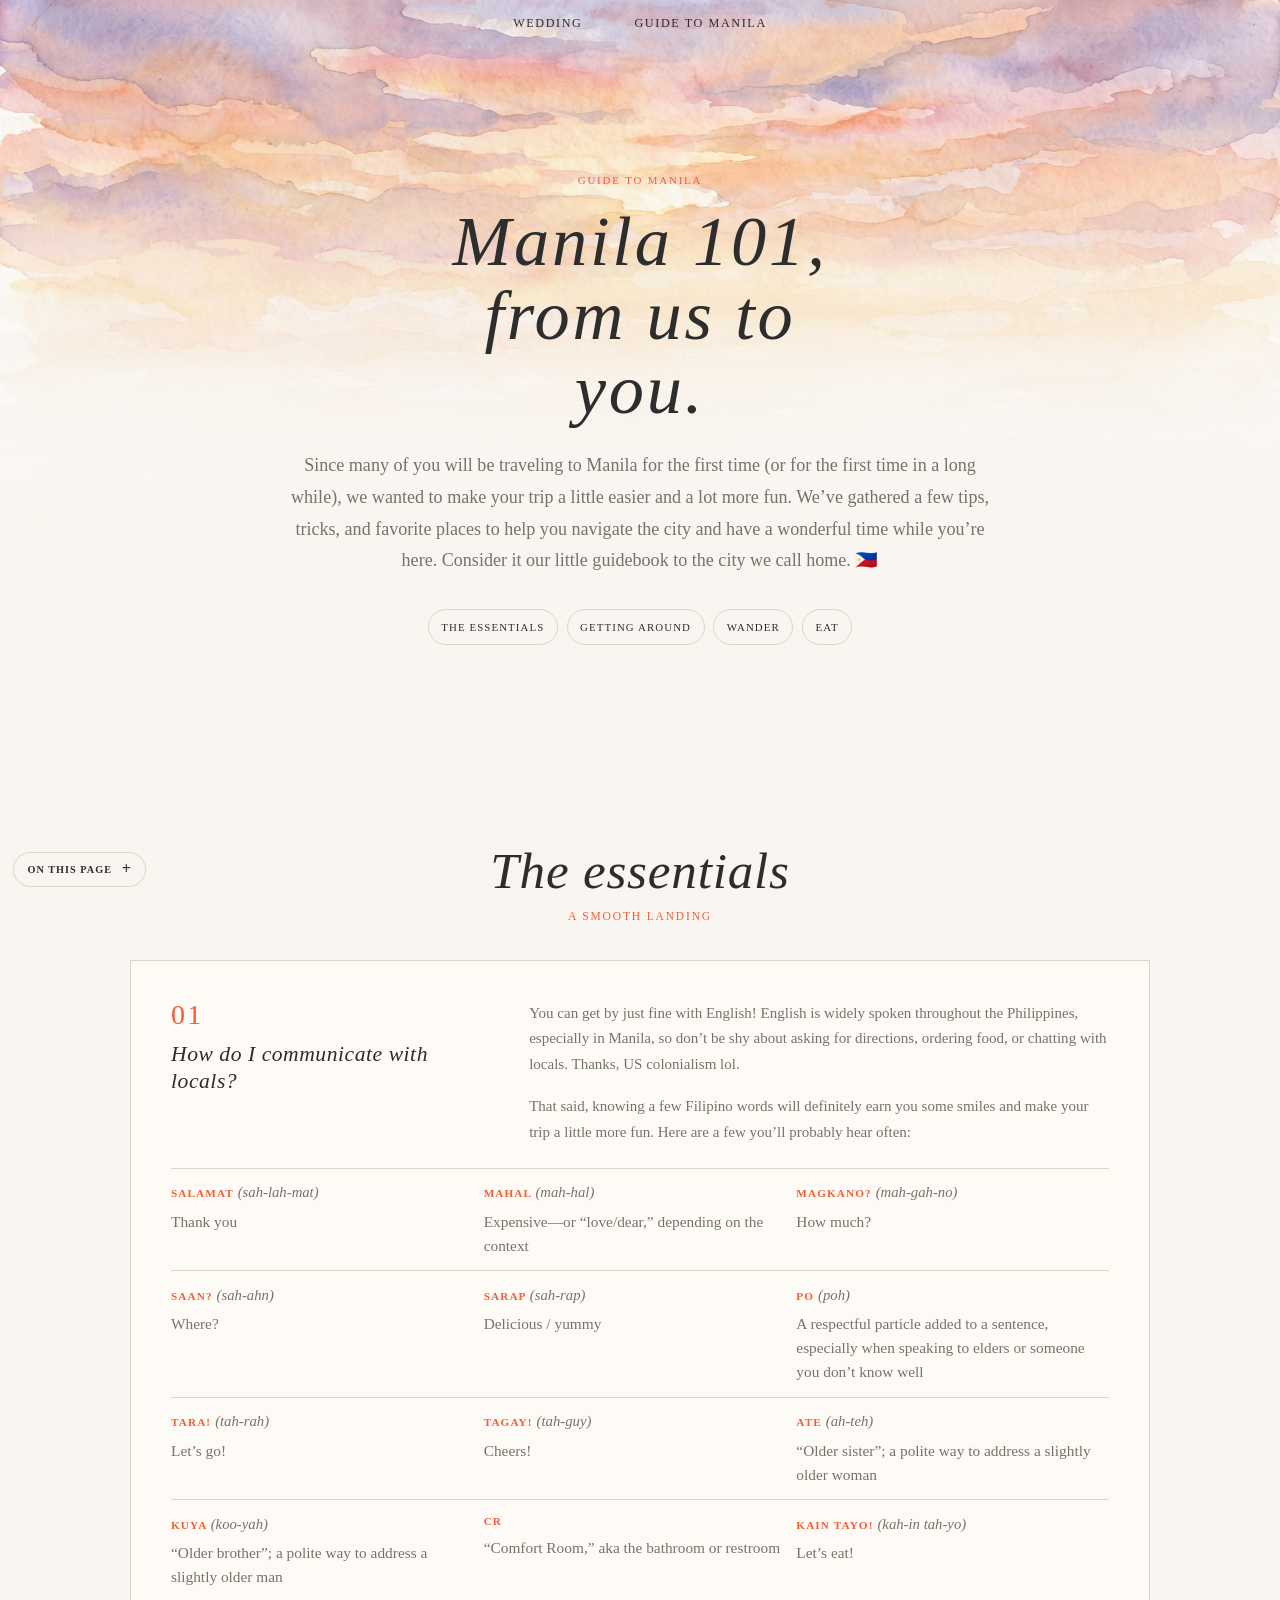
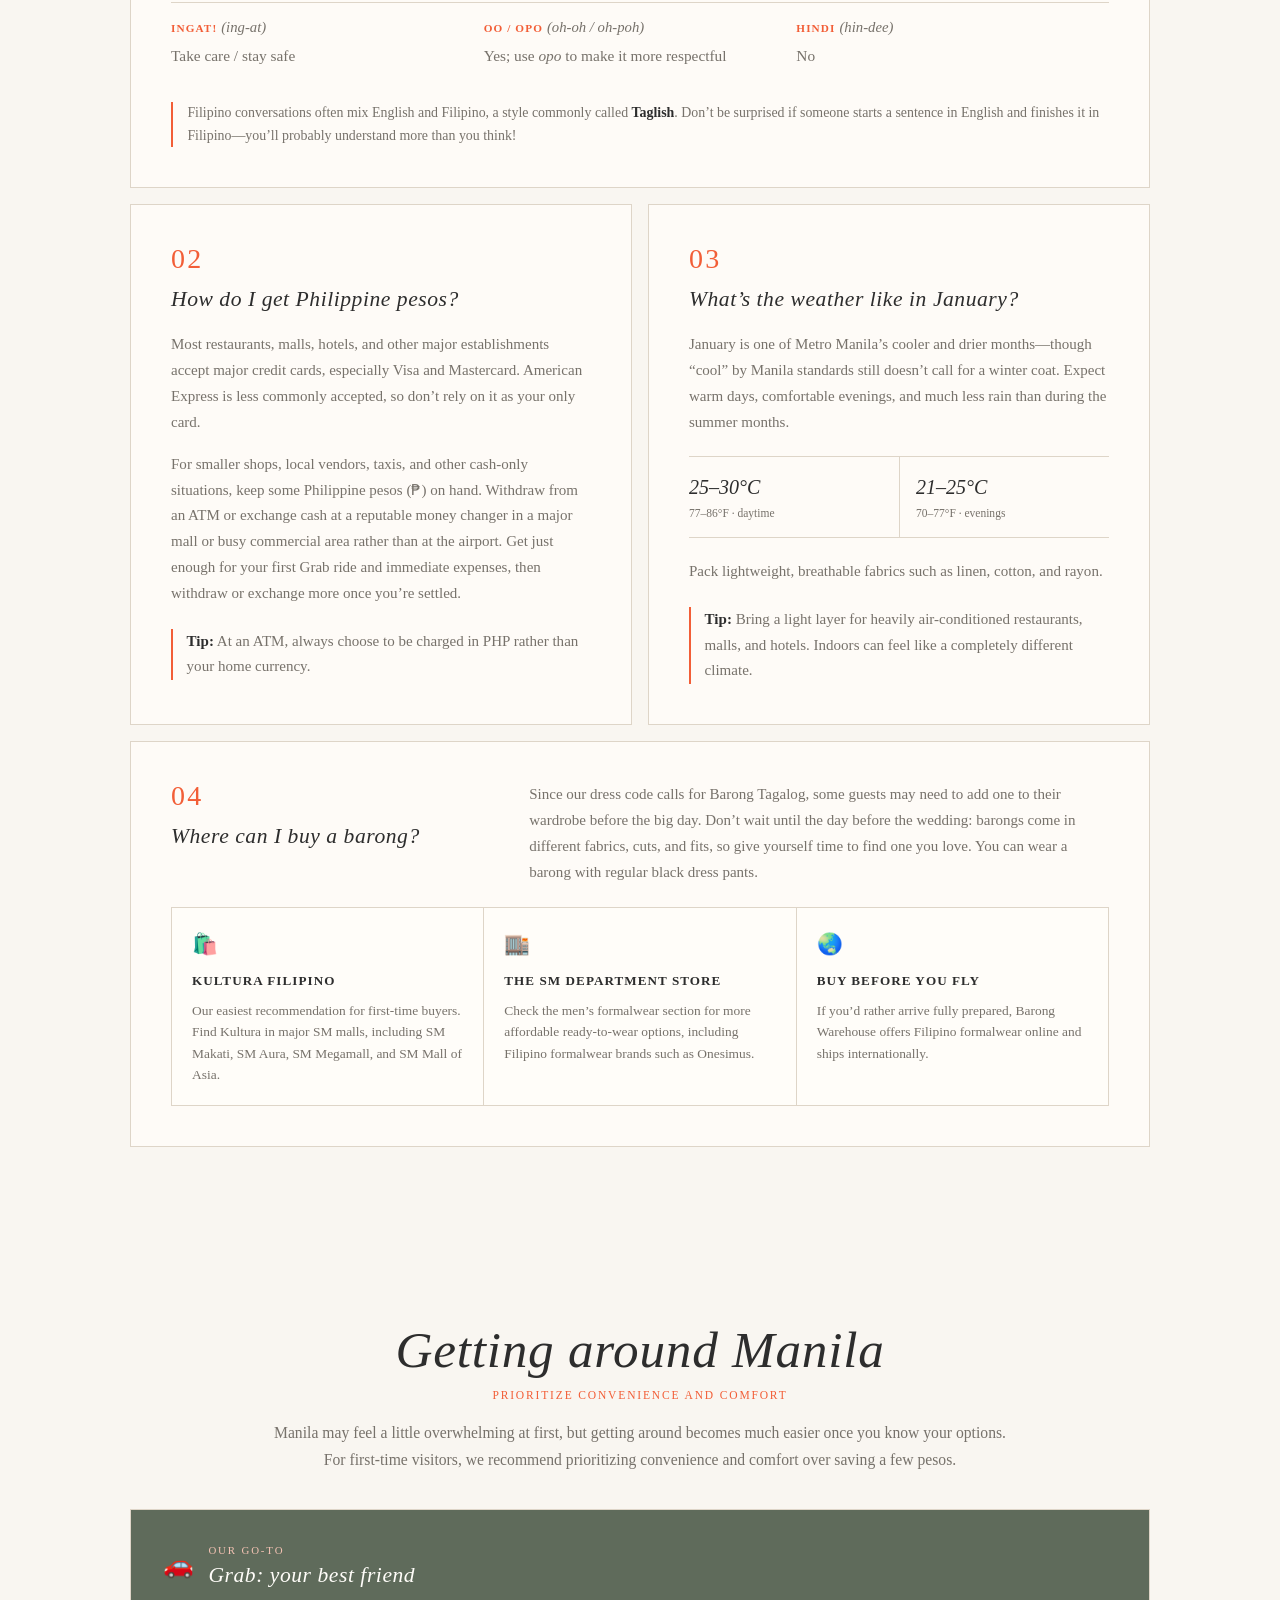
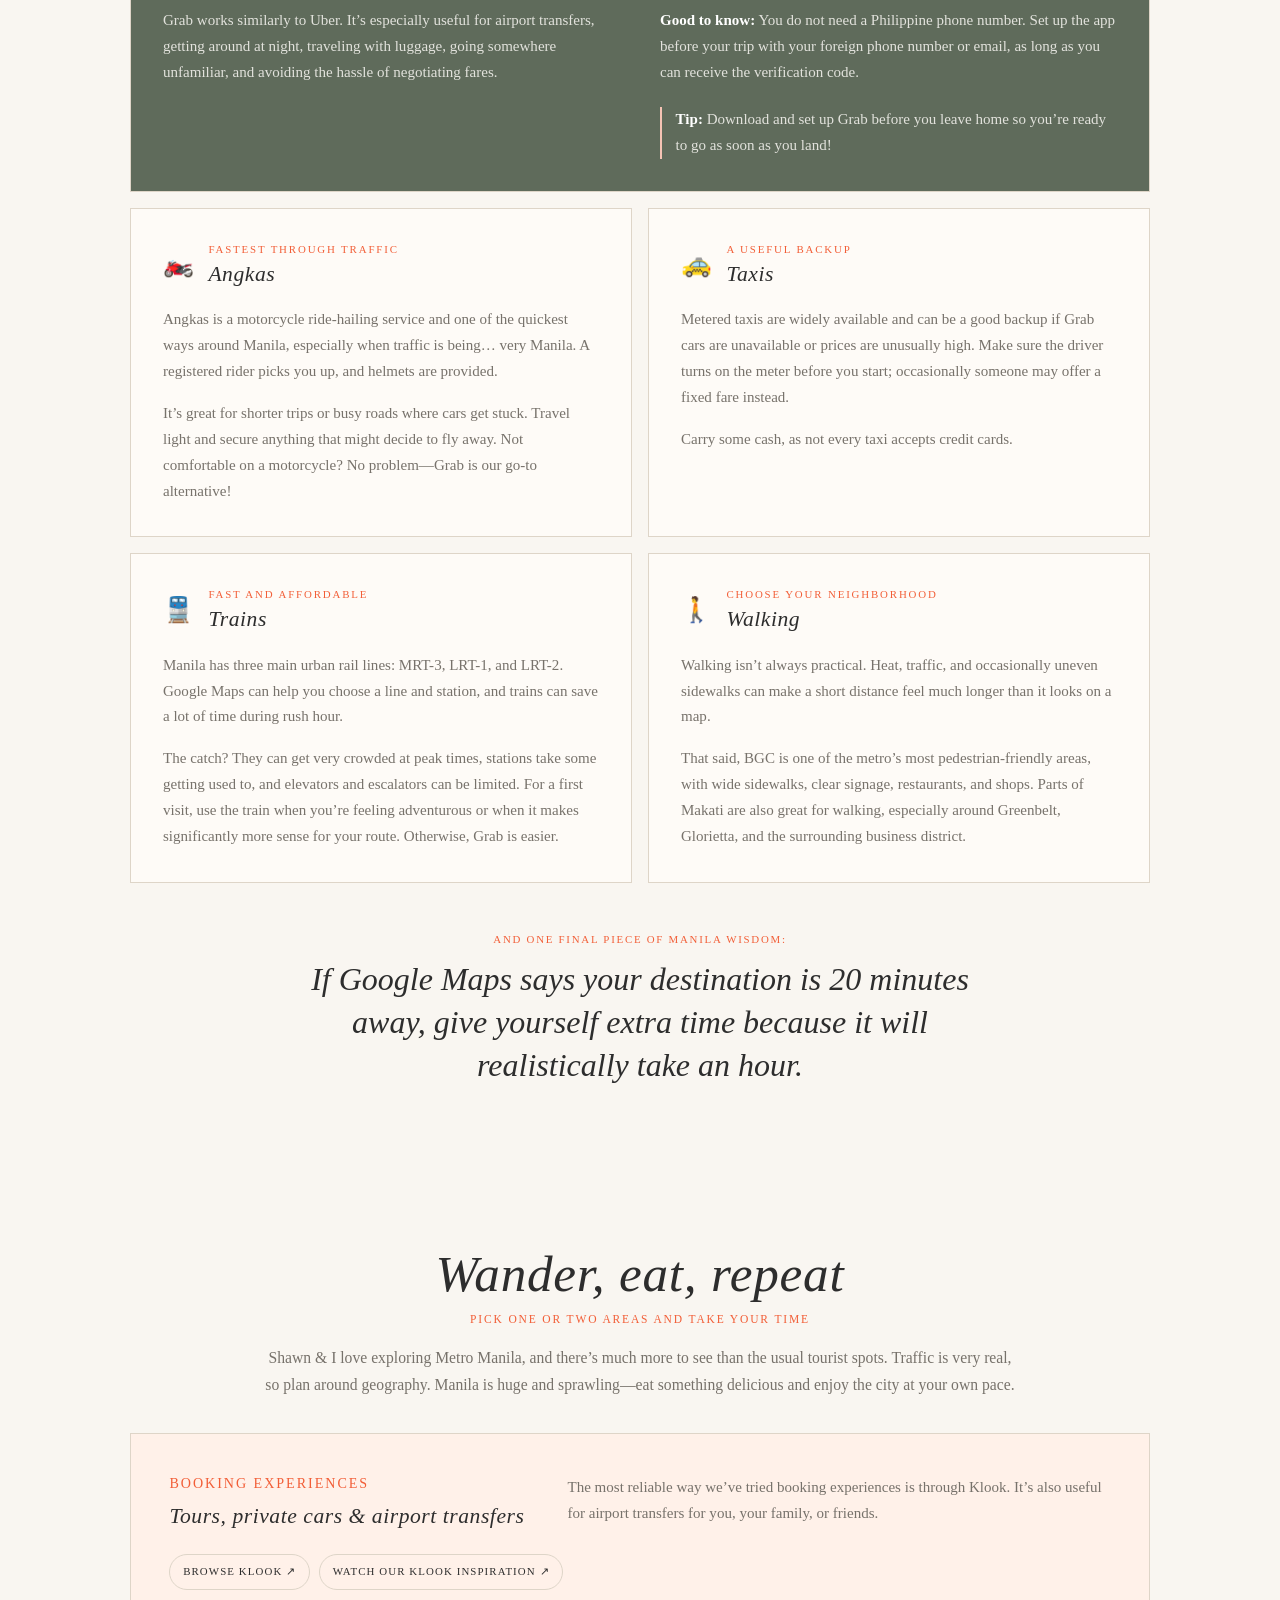
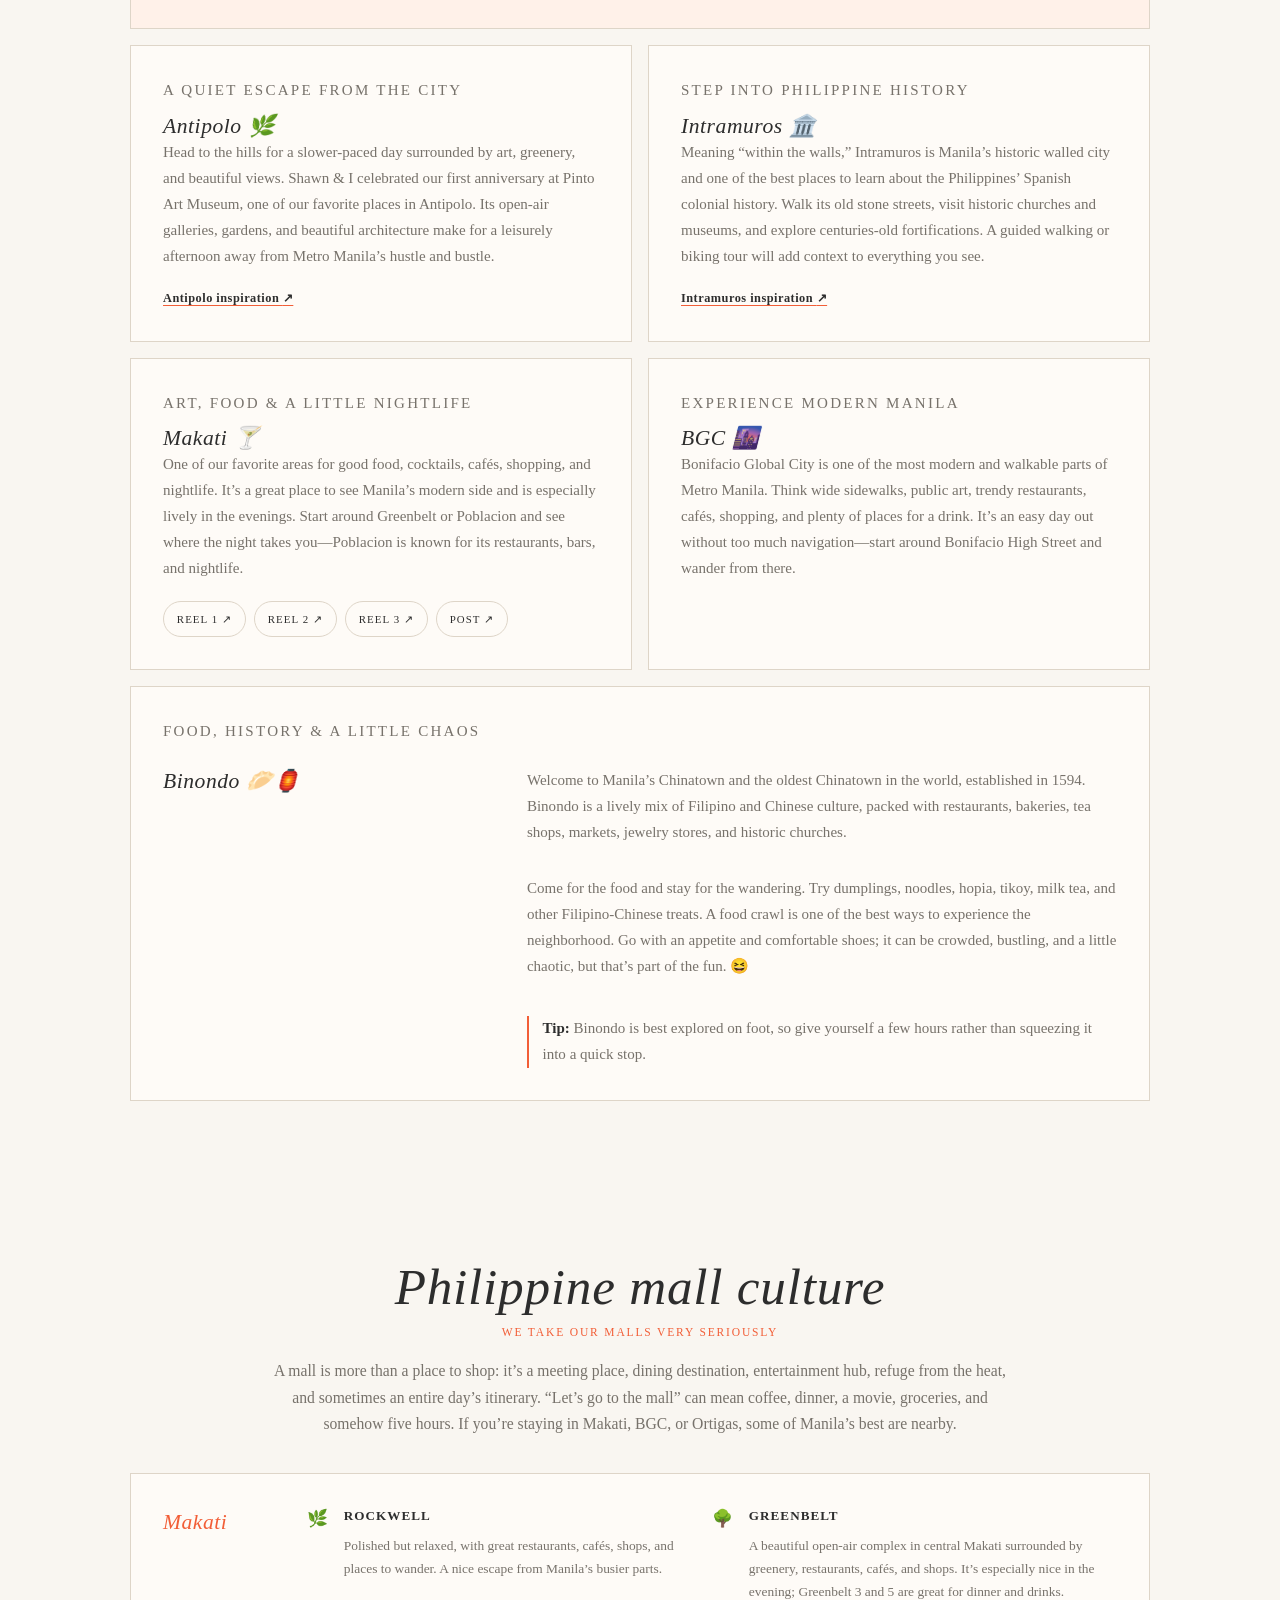
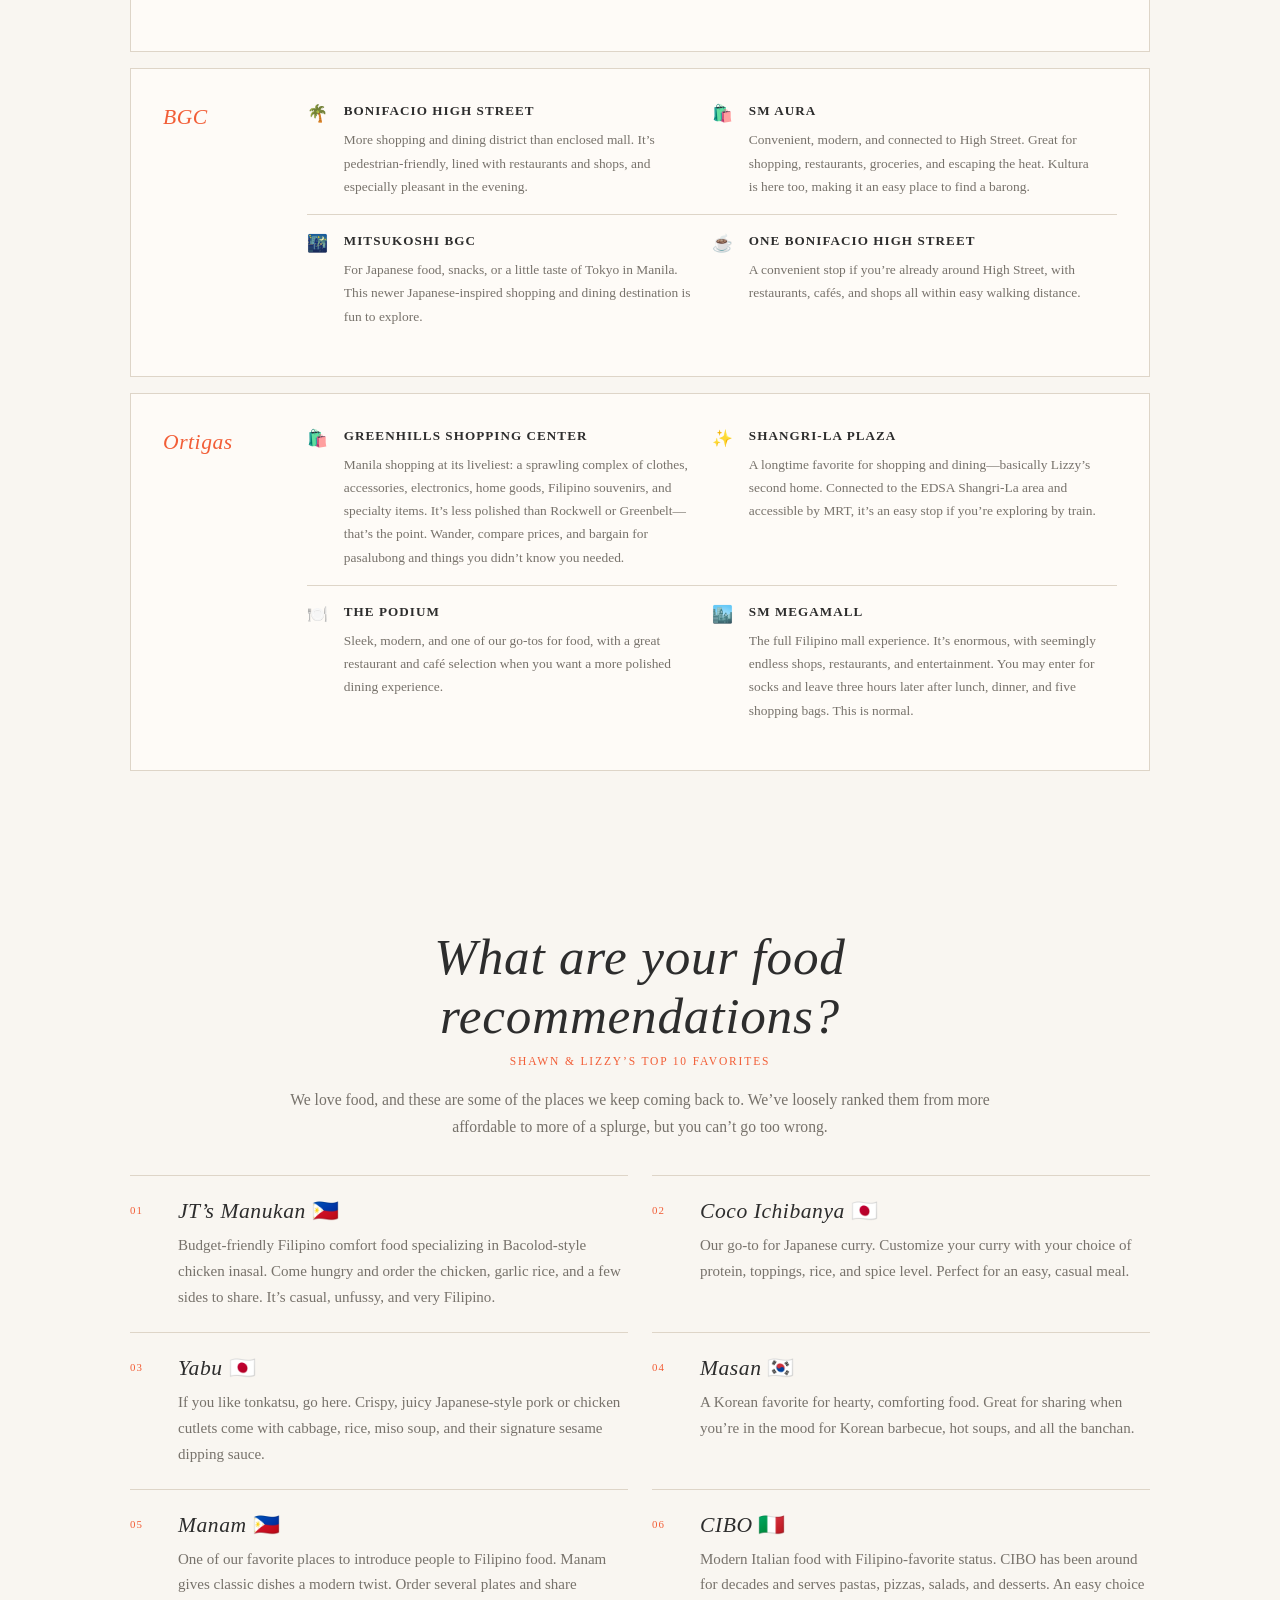
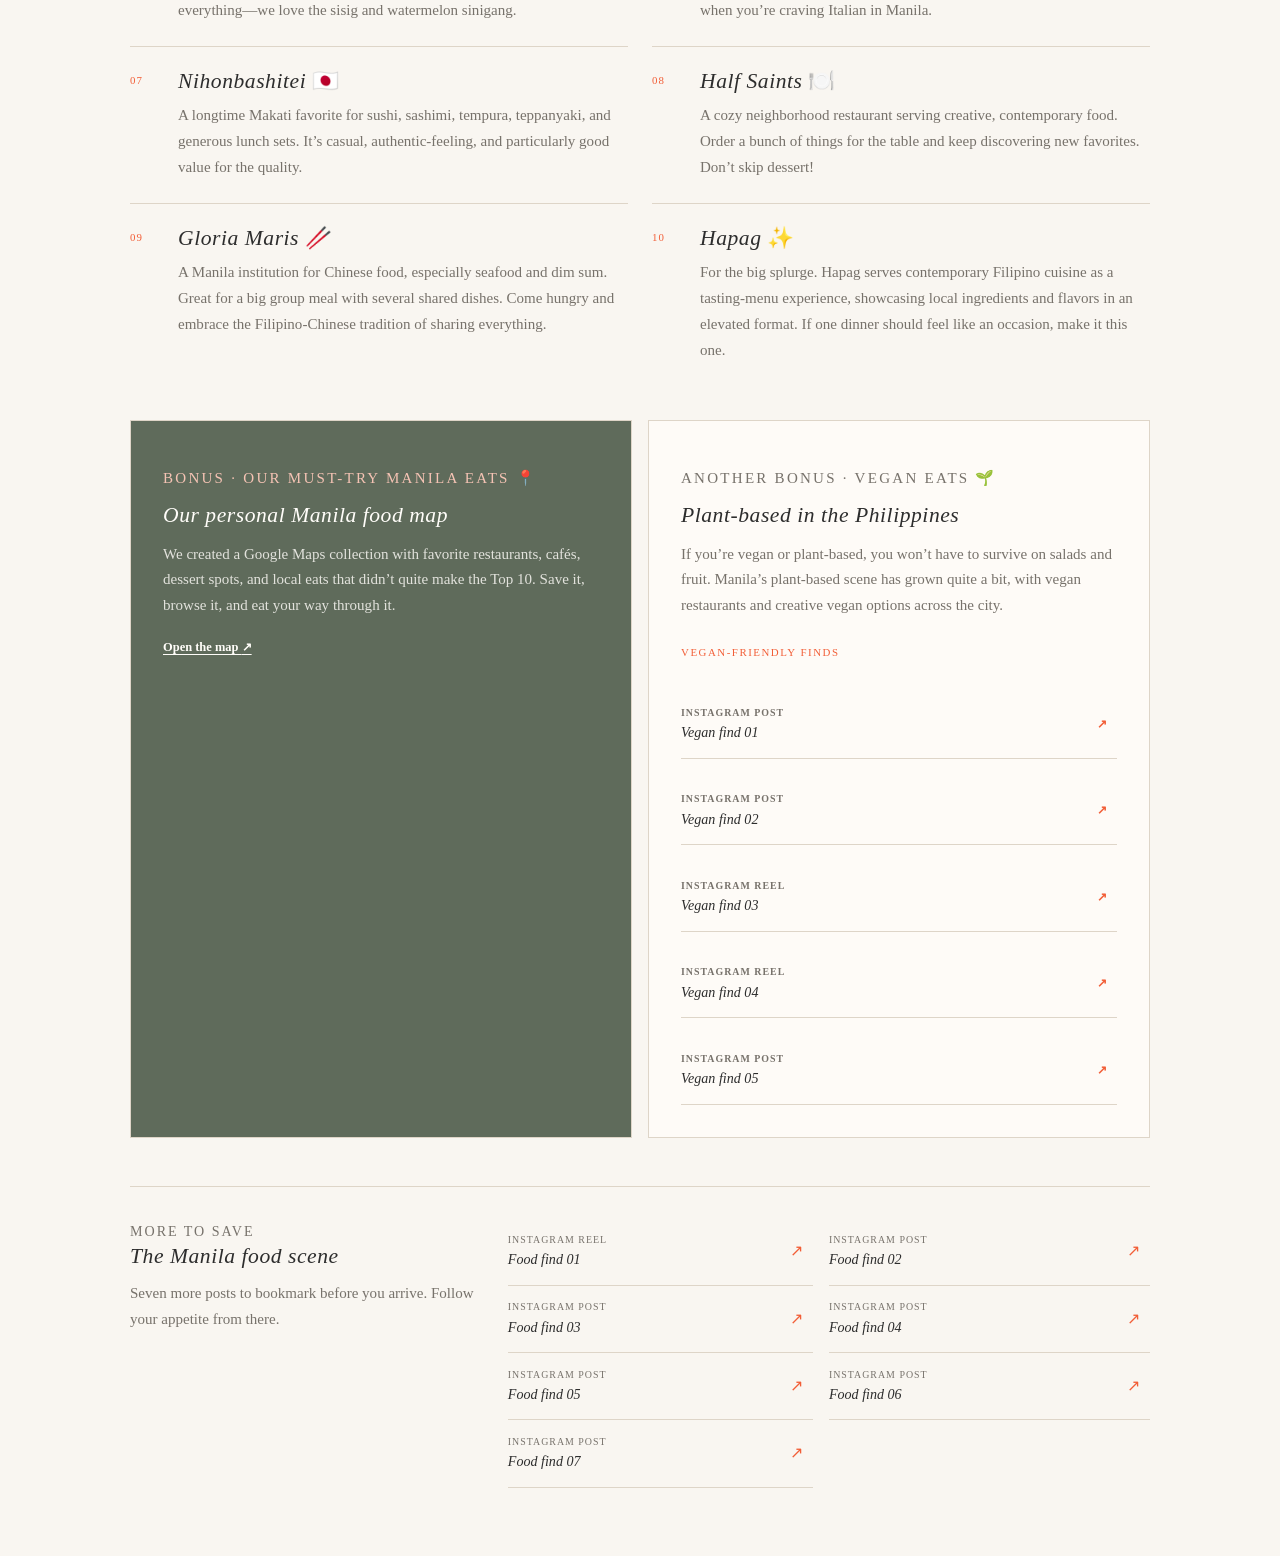
<file: guide-to-manila.html>
<!doctype html>
<html lang="en">
  <head>
    <meta charset="UTF-8" />
    <meta name="viewport" content="width=device-width, initial-scale=1.0" />
    <meta
      name="description"
      content="Shawn and Lizzy’s personal guide to getting around, eating, shopping, and exploring Metro Manila."
    />
    <title>Guide to Manila — Shawn &amp; Lizzy</title>
    <link rel="stylesheet" href="styles.css?v=121" />
  </head>
  <body class="guide-page site-content-live">
    <main class="page">
      <header class="top-nav" aria-label="Site navigation">
        <a href="index.html">Wedding</a>
        <a href="guide-to-manila.html" aria-current="page">Guide to Manila</a>
      </header>

      <nav class="page-sidebar" aria-label="On this page">
        <button
          class="page-sidebar-toggle"
          type="button"
          aria-expanded="false"
          aria-controls="guide-sidebar-links"
        >
          <span>On this page</span>
          <span class="page-sidebar-toggle-mark" aria-hidden="true">+</span>
        </button>
        <div class="page-sidebar-links" id="guide-sidebar-links">
          <a href="#guide">Start here</a>
          <a href="#essentials">Essentials</a>
          <a href="#getting-around">Getting around</a>
          <a href="#wander">Where to go</a>
          <a href="#malls">Mall culture</a>
          <a href="#food">Food</a>
        </div>
      </nav>

      <section class="section guide-hero" id="guide">
        <p class="guide-eyebrow">Guide to Manila</p>
        <h1>
          <span class="guide-title-desktop">Manila 101,<br />from us to you.</span>
          <span class="guide-title-mobile">Manila 101,<br />from us to you.</span>
        </h1>
        <p class="guide-lede">
          Since many of you will be traveling to Manila for the first time (or for the
          first time in a long while), we wanted to make your trip a little easier and a
          lot more fun. We’ve gathered a few tips, tricks, and favorite places to help you
          navigate the city and have a wonderful time while you’re here. Consider it our
          little guidebook to the city we call home. 🇵🇭
        </p>
        <div class="guide-quick-links" aria-label="Jump to a guide section">
          <a href="#essentials">The essentials</a>
          <a href="#getting-around">Getting around</a>
          <a href="#wander">Wander</a>
          <a href="#food">Eat</a>
        </div>
      </section>

      <section class="section guide-section" id="essentials" aria-labelledby="essentials-title">
        <div class="guide-section-heading">
          <p class="guide-eyebrow">The essentials</p>
          <h2 id="essentials-title">A smooth landing</h2>
        </div>

        <article class="guide-story-card guide-language">
          <div class="guide-story-heading">
            <span class="guide-card-number" aria-hidden="true">01</span>
            <h3>How do I communicate with locals?</h3>
          </div>
          <div class="guide-story-copy">
            <p>
              You can get by just fine with English! English is widely spoken throughout
              the Philippines, especially in Manila, so don’t be shy about asking for
              directions, ordering food, or chatting with locals. Thanks, US colonialism lol.
            </p>
            <p>
              That said, knowing a few Filipino words will definitely earn you some smiles
              and make your trip a little more fun. Here are a few you’ll probably hear often:
            </p>
          </div>
          <dl class="guide-phrasebook">
            <div><dt>Salamat <span class="guide-pronunciation">(sah-lah-mat)</span></dt><dd>Thank you</dd></div>
            <div><dt>Mahal <span class="guide-pronunciation">(mah-hal)</span></dt><dd>Expensive—or “love/dear,” depending on the context</dd></div>
            <div><dt>Magkano? <span class="guide-pronunciation">(mah-gah-no)</span></dt><dd>How much?</dd></div>
            <div><dt>Saan? <span class="guide-pronunciation">(sah-ahn)</span></dt><dd>Where?</dd></div>
            <div><dt>Sarap <span class="guide-pronunciation">(sah-rap)</span></dt><dd>Delicious / yummy</dd></div>
            <div><dt>Po <span class="guide-pronunciation">(poh)</span></dt><dd>A respectful particle added to a sentence, especially when speaking to elders or someone you don’t know well</dd></div>
            <div><dt>Tara! <span class="guide-pronunciation">(tah-rah)</span></dt><dd>Let’s go!</dd></div>
            <div><dt>Tagay! <span class="guide-pronunciation">(tah-guy)</span></dt><dd>Cheers!</dd></div>
            <div><dt>Ate <span class="guide-pronunciation">(ah-teh)</span></dt><dd>“Older sister”; a polite way to address a slightly older woman</dd></div>
            <div><dt>Kuya <span class="guide-pronunciation">(koo-yah)</span></dt><dd>“Older brother”; a polite way to address a slightly older man</dd></div>
            <div><dt>CR</dt><dd>“Comfort Room,” aka the bathroom or restroom</dd></div>
            <div><dt>Kain tayo! <span class="guide-pronunciation">(kah-in tah-yo)</span></dt><dd>Let’s eat!</dd></div>
            <div><dt>Ingat! <span class="guide-pronunciation">(ing-at)</span></dt><dd>Take care / stay safe</dd></div>
            <div><dt>Oo / Opo <span class="guide-pronunciation">(oh-oh / oh-poh)</span></dt><dd>Yes; use <em>opo</em> to make it more respectful</dd></div>
            <div><dt>Hindi <span class="guide-pronunciation">(hin-dee)</span></dt><dd>No</dd></div>
          </dl>
          <p class="guide-note">
            Filipino conversations often mix English and Filipino, a style commonly called
            <strong>Taglish</strong>. Don’t be surprised if someone starts a sentence in
            English and finishes it in Filipino—you’ll probably understand more than you think!
          </p>
        </article>

        <div class="guide-essentials-grid">
          <article class="guide-story-card">
            <div class="guide-story-heading">
              <span class="guide-card-number" aria-hidden="true">02</span>
              <h3>How do I get Philippine pesos?</h3>
            </div>
            <div class="guide-story-copy">
              <p>
                Most restaurants, malls, hotels, and other major establishments accept major
                credit cards, especially Visa and Mastercard. American Express is less commonly
                accepted, so don’t rely on it as your only card.
              </p>
              <p>
                For smaller shops, local vendors, taxis, and other cash-only situations, keep
                some Philippine pesos (₱) on hand. Withdraw from an ATM or exchange cash at a
                reputable money changer in a major mall or busy commercial area rather than at
                the airport. Get just enough for your first Grab ride and immediate expenses,
                then withdraw or exchange more once you’re settled.
              </p>
              <p class="guide-tip"><strong>Tip:</strong> At an ATM, always choose to be charged in PHP rather than your home currency.</p>
            </div>
          </article>

          <article class="guide-story-card">
            <div class="guide-story-heading">
              <span class="guide-card-number" aria-hidden="true">03</span>
              <h3>What’s the weather like in January?</h3>
            </div>
            <div class="guide-story-copy">
              <p>
                January is one of Metro Manila’s cooler and drier months—though “cool” by Manila
                standards still doesn’t call for a winter coat. Expect warm days, comfortable
                evenings, and much less rain than during the summer months.
              </p>
              <div class="guide-temperature" aria-label="Typical January temperatures">
                <div><strong>25–30°C</strong><span>77–86°F · daytime</span></div>
                <div><strong>21–25°C</strong><span>70–77°F · evenings</span></div>
              </div>
              <p>
                Pack lightweight, breathable fabrics such as linen, cotton, and rayon.
              </p>
              <p class="guide-tip"><strong>Tip:</strong> Bring a light layer for heavily air-conditioned restaurants, malls, and hotels. Indoors can feel like a completely different climate.</p>
            </div>
          </article>
        </div>

        <article class="guide-story-card guide-barong-card" id="barong">
          <div class="guide-story-heading">
            <span class="guide-card-number" aria-hidden="true">04</span>
            <h3>Where can I buy a barong?</h3>
          </div>
          <div class="guide-story-copy">
            <p>
              Since our dress code calls for Barong Tagalog, some guests may need to add one to
              their wardrobe before the big day. Don’t wait until the day before the wedding:
              barongs come in different fabrics, cuts, and fits, so give yourself time to find
              one you love. You can wear a barong with regular black dress pants.
            </p>
          </div>
          <div class="guide-option-grid">
            <div><span aria-hidden="true">🛍️</span><h4>Kultura Filipino</h4><p>Our easiest recommendation for first-time buyers. Find Kultura in major SM malls, including SM Makati, SM Aura, SM Megamall, and SM Mall of Asia.</p></div>
            <div><span aria-hidden="true">🏬</span><h4>The SM Department Store</h4><p>Check the men’s formalwear section for more affordable ready-to-wear options, including Filipino formalwear brands such as Onesimus.</p></div>
            <div><span aria-hidden="true">🌏</span><h4>Buy before you fly</h4><p>If you’d rather arrive fully prepared, Barong Warehouse offers Filipino formalwear online and ships internationally.</p></div>
          </div>
        </article>
      </section>

      <section class="section guide-section" id="getting-around" aria-labelledby="transport-title">
        <div class="guide-section-heading">
          <p class="guide-eyebrow">Getting around Manila</p>
          <h2 id="transport-title">Prioritize convenience and comfort</h2>
          <p>
            Manila may feel a little overwhelming at first, but getting around becomes much
            easier once you know your options. For first-time visitors, we recommend prioritizing
            convenience and comfort over saving a few pesos.
          </p>
        </div>

        <div class="guide-transport-list">
          <article class="guide-transport-card guide-transport-card--featured">
            <div class="guide-transport-title"><span>🚗</span><div><p>Our go-to</p><h3>Grab: your best friend</h3></div></div>
            <div class="guide-story-copy">
              <p>Grab works similarly to Uber. It’s especially useful for airport transfers, getting around at night, traveling with luggage, going somewhere unfamiliar, and avoiding the hassle of negotiating fares.</p>
              <p><strong>Good to know:</strong> You do not need a Philippine phone number. Set up the app before your trip with your foreign phone number or email, as long as you can receive the verification code.</p>
              <p class="guide-tip"><strong>Tip:</strong> Download and set up Grab before you leave home so you’re ready to go as soon as you land!</p>
            </div>
          </article>

          <article class="guide-transport-card">
            <div class="guide-transport-title"><span>🏍️</span><div><p>Fastest through traffic</p><h3>Angkas</h3></div></div>
            <div class="guide-story-copy">
              <p>Angkas is a motorcycle ride-hailing service and one of the quickest ways around Manila, especially when traffic is being… very Manila. A registered rider picks you up, and helmets are provided.</p>
              <p>It’s great for shorter trips or busy roads where cars get stuck. Travel light and secure anything that might decide to fly away. Not comfortable on a motorcycle? No problem—Grab is our go-to alternative!</p>
            </div>
          </article>

          <article class="guide-transport-card">
            <div class="guide-transport-title"><span>🚕</span><div><p>A useful backup</p><h3>Taxis</h3></div></div>
            <div class="guide-story-copy">
              <p>Metered taxis are widely available and can be a good backup if Grab cars are unavailable or prices are unusually high. Make sure the driver turns on the meter before you start; occasionally someone may offer a fixed fare instead.</p>
              <p>Carry some cash, as not every taxi accepts credit cards.</p>
            </div>
          </article>

          <article class="guide-transport-card">
            <div class="guide-transport-title"><span>🚆</span><div><p>Fast and affordable</p><h3>Trains</h3></div></div>
            <div class="guide-story-copy">
              <p>Manila has three main urban rail lines: MRT-3, LRT-1, and LRT-2. Google Maps can help you choose a line and station, and trains can save a lot of time during rush hour.</p>
              <p>The catch? They can get very crowded at peak times, stations take some getting used to, and elevators and escalators can be limited. For a first visit, use the train when you’re feeling adventurous or when it makes significantly more sense for your route. Otherwise, Grab is easier.</p>
            </div>
          </article>

          <article class="guide-transport-card">
            <div class="guide-transport-title"><span>🚶</span><div><p>Choose your neighborhood</p><h3>Walking</h3></div></div>
            <div class="guide-story-copy">
              <p>Walking isn’t always practical. Heat, traffic, and occasionally uneven sidewalks can make a short distance feel much longer than it looks on a map.</p>
              <p>That said, BGC is one of the metro’s most pedestrian-friendly areas, with wide sidewalks, clear signage, restaurants, and shops. Parts of Makati are also great for walking, especially around Greenbelt, Glorietta, and the surrounding business district.</p>
            </div>
          </article>
        </div>

        <blockquote class="guide-wisdom">
          <p>And one final piece of Manila wisdom:</p>
          <strong>If Google Maps says your destination is 20 minutes away, give yourself extra time because it will realistically take an hour.</strong>
        </blockquote>
      </section>

      <section class="section guide-section" id="wander" aria-labelledby="wander-title">
        <div class="guide-section-heading">
          <p class="guide-eyebrow">Wander, eat, repeat</p>
          <h2 id="wander-title">Pick one or two areas and take your time</h2>
          <p>
            Shawn &amp; I love exploring Metro Manila, and there’s much more to see than the usual
            tourist spots. Traffic is very real, so plan around geography. Manila is huge and
            sprawling—eat something delicious and enjoy the city at your own pace.
          </p>
        </div>

        <article class="guide-booking-card">
          <div><p class="guide-card-number">Booking experiences</p><h3>Tours, private cars &amp; airport transfers</h3></div>
          <p>The most reliable way we’ve tried booking experiences is through Klook. It’s also useful for airport transfers for you, your family, or friends.</p>
          <div class="guide-inline-links">
            <a href="https://www.klook.com/" target="_blank" rel="noopener noreferrer">Browse Klook <span aria-hidden="true">↗</span></a>
            <a href="https://www.instagram.com/reel/DaKjfYCJPn9/?igsh=MzRlODBiNWFlZA==" target="_blank" rel="noopener noreferrer">Watch our Klook inspiration <span aria-hidden="true">↗</span></a>
          </div>
        </article>

        <div class="guide-destination-grid">
          <article class="guide-destination-card">
            <p class="guide-place-label">A quiet escape from the city</p>
            <h3>Antipolo <span aria-hidden="true">🌿</span></h3>
            <p>Head to the hills for a slower-paced day surrounded by art, greenery, and beautiful views. Shawn &amp; I celebrated our first anniversary at Pinto Art Museum, one of our favorite places in Antipolo. Its open-air galleries, gardens, and beautiful architecture make for a leisurely afternoon away from Metro Manila’s hustle and bustle.</p>
            <a class="guide-text-link" href="https://www.instagram.com/p/DbAaWWzlZYS/?img_index=3&amp;igsh=MzRlODBiNWFlZA%3D%3D" target="_blank" rel="noopener noreferrer">Antipolo inspiration <span aria-hidden="true">↗</span></a>
          </article>

          <article class="guide-destination-card">
            <p class="guide-place-label">Step into Philippine history</p>
            <h3>Intramuros <span aria-hidden="true">🏛️</span></h3>
            <p>Meaning “within the walls,” Intramuros is Manila’s historic walled city and one of the best places to learn about the Philippines’ Spanish colonial history. Walk its old stone streets, visit historic churches and museums, and explore centuries-old fortifications. A guided walking or biking tour will add context to everything you see.</p>
            <a class="guide-text-link" href="https://www.instagram.com/reels/Cua_yq9gA4W/" target="_blank" rel="noopener noreferrer">Intramuros inspiration <span aria-hidden="true">↗</span></a>
          </article>

          <article class="guide-destination-card">
            <p class="guide-place-label">Art, food &amp; a little nightlife</p>
            <h3>Makati <span aria-hidden="true">🍸</span></h3>
            <p>One of our favorite areas for good food, cocktails, cafés, shopping, and nightlife. It’s a great place to see Manila’s modern side and is especially lively in the evenings. Start around Greenbelt or Poblacion and see where the night takes you—Poblacion is known for its restaurants, bars, and nightlife.</p>
            <div class="guide-link-cluster" aria-label="Makati inspiration">
              <a href="https://www.instagram.com/reels/DU5vCDIjV2q/" target="_blank" rel="noopener noreferrer">Reel 1 ↗</a>
              <a href="https://www.instagram.com/reel/DZUroqeNK5m/?igsh=MzRlODBiNWFlZA==" target="_blank" rel="noopener noreferrer">Reel 2 ↗</a>
              <a href="https://www.instagram.com/reel/C7RlVcpPG6h/?igsh=MzRlODBiNWFlZA==" target="_blank" rel="noopener noreferrer">Reel 3 ↗</a>
              <a href="https://www.instagram.com/p/DY6FDJdHeJv/?igsh=MzRlODBiNWFlZA==" target="_blank" rel="noopener noreferrer">Post ↗</a>
            </div>
          </article>

          <article class="guide-destination-card">
            <p class="guide-place-label">Experience modern Manila</p>
            <h3>BGC <span aria-hidden="true">🌆</span></h3>
            <p>Bonifacio Global City is one of the most modern and walkable parts of Metro Manila. Think wide sidewalks, public art, trendy restaurants, cafés, shopping, and plenty of places for a drink. It’s an easy day out without too much navigation—start around Bonifacio High Street and wander from there.</p>
          </article>

          <article class="guide-destination-card guide-destination-card--wide">
            <p class="guide-place-label">Food, history &amp; a little chaos</p>
            <h3>Binondo <span aria-hidden="true">🥟🏮</span></h3>
            <p>Welcome to Manila’s Chinatown and the oldest Chinatown in the world, established in 1594. Binondo is a lively mix of Filipino and Chinese culture, packed with restaurants, bakeries, tea shops, markets, jewelry stores, and historic churches.</p>
            <p>Come for the food and stay for the wandering. Try dumplings, noodles, hopia, tikoy, milk tea, and other Filipino-Chinese treats. A food crawl is one of the best ways to experience the neighborhood. Go with an appetite and comfortable shoes; it can be crowded, bustling, and a little chaotic, but that’s part of the fun. 😆</p>
            <p class="guide-tip"><strong>Tip:</strong> Binondo is best explored on foot, so give yourself a few hours rather than squeezing it into a quick stop.</p>
          </article>
        </div>
      </section>

      <section class="section guide-section" id="malls" aria-labelledby="malls-title">
        <div class="guide-section-heading">
          <p class="guide-eyebrow">Philippine mall culture</p>
          <h2 id="malls-title">We take our malls very seriously</h2>
          <p>
            A mall is more than a place to shop: it’s a meeting place, dining destination,
            entertainment hub, refuge from the heat, and sometimes an entire day’s itinerary.
            “Let’s go to the mall” can mean coffee, dinner, a movie, groceries, and somehow five
            hours. If you’re staying in Makati, BGC, or Ortigas, some of Manila’s best are nearby.
          </p>
        </div>

        <div class="guide-mall-regions">
          <section class="guide-mall-region" aria-labelledby="makati-malls">
            <h3 id="makati-malls">Makati</h3>
            <div class="guide-mall-list">
              <article><span>🌿</span><div><h4>Rockwell</h4><p>Polished but relaxed, with great restaurants, cafés, shops, and places to wander. A nice escape from Manila’s busier parts.</p></div></article>
              <article><span>🌳</span><div><h4>Greenbelt</h4><p>A beautiful open-air complex in central Makati surrounded by greenery, restaurants, cafés, and shops. It’s especially nice in the evening; Greenbelt 3 and 5 are great for dinner and drinks.</p></div></article>
            </div>
          </section>

          <section class="guide-mall-region" aria-labelledby="bgc-malls">
            <h3 id="bgc-malls">BGC</h3>
            <div class="guide-mall-list">
              <article><span>🌴</span><div><h4>Bonifacio High Street</h4><p>More shopping and dining district than enclosed mall. It’s pedestrian-friendly, lined with restaurants and shops, and especially pleasant in the evening.</p></div></article>
              <article><span>🛍️</span><div><h4>SM Aura</h4><p>Convenient, modern, and connected to High Street. Great for shopping, restaurants, groceries, and escaping the heat. Kultura is here too, making it an easy place to find a barong.</p></div></article>
              <article><span>🌃</span><div><h4>Mitsukoshi BGC</h4><p>For Japanese food, snacks, or a little taste of Tokyo in Manila. This newer Japanese-inspired shopping and dining destination is fun to explore.</p></div></article>
              <article><span>☕</span><div><h4>One Bonifacio High Street</h4><p>A convenient stop if you’re already around High Street, with restaurants, cafés, and shops all within easy walking distance.</p></div></article>
            </div>
          </section>

          <section class="guide-mall-region" aria-labelledby="ortigas-malls">
            <h3 id="ortigas-malls">Ortigas</h3>
            <div class="guide-mall-list">
              <article><span>🛍️</span><div><h4>Greenhills Shopping Center</h4><p>Manila shopping at its liveliest: a sprawling complex of clothes, accessories, electronics, home goods, Filipino souvenirs, and specialty items. It’s less polished than Rockwell or Greenbelt—that’s the point. Wander, compare prices, and bargain for pasalubong and things you didn’t know you needed.</p></div></article>
              <article><span>✨</span><div><h4>Shangri-La Plaza</h4><p>A longtime favorite for shopping and dining—basically Lizzy’s second home. Connected to the EDSA Shangri-La area and accessible by MRT, it’s an easy stop if you’re exploring by train.</p></div></article>
              <article><span>🍽️</span><div><h4>The Podium</h4><p>Sleek, modern, and one of our go-tos for food, with a great restaurant and café selection when you want a more polished dining experience.</p></div></article>
              <article><span>🏙️</span><div><h4>SM Megamall</h4><p>The full Filipino mall experience. It’s enormous, with seemingly endless shops, restaurants, and entertainment. You may enter for socks and leave three hours later after lunch, dinner, and five shopping bags. This is normal.</p></div></article>
            </div>
          </section>
        </div>
      </section>

      <section class="section guide-section guide-food-section" id="food" aria-labelledby="food-title">
        <div class="guide-section-heading">
          <p class="guide-eyebrow">What are your food recommendations?</p>
          <h2 id="food-title">Shawn &amp; Lizzy’s top 10 favorites</h2>
          <p>
            We love food, and these are some of the places we keep coming back to. We’ve loosely
            ranked them from more affordable to more of a splurge, but you can’t go too wrong.
          </p>
        </div>

        <ol class="guide-restaurant-list">
          <li><span class="guide-rank">01</span><div><h3>JT’s Manukan <span>🇵🇭</span></h3><p>Budget-friendly Filipino comfort food specializing in Bacolod-style chicken inasal. Come hungry and order the chicken, garlic rice, and a few sides to share. It’s casual, unfussy, and very Filipino.</p></div></li>
          <li><span class="guide-rank">02</span><div><h3>Coco Ichibanya <span>🇯🇵</span></h3><p>Our go-to for Japanese curry. Customize your curry with your choice of protein, toppings, rice, and spice level. Perfect for an easy, casual meal.</p></div></li>
          <li><span class="guide-rank">03</span><div><h3>Yabu <span>🇯🇵</span></h3><p>If you like tonkatsu, go here. Crispy, juicy Japanese-style pork or chicken cutlets come with cabbage, rice, miso soup, and their signature sesame dipping sauce.</p></div></li>
          <li><span class="guide-rank">04</span><div><h3>Masan <span>🇰🇷</span></h3><p>A Korean favorite for hearty, comforting food. Great for sharing when you’re in the mood for Korean barbecue, hot soups, and all the banchan.</p></div></li>
          <li><span class="guide-rank">05</span><div><h3>Manam <span>🇵🇭</span></h3><p>One of our favorite places to introduce people to Filipino food. Manam gives classic dishes a modern twist. Order several plates and share everything—we love the sisig and watermelon sinigang.</p></div></li>
          <li><span class="guide-rank">06</span><div><h3>CIBO <span>🇮🇹</span></h3><p>Modern Italian food with Filipino-favorite status. CIBO has been around for decades and serves pastas, pizzas, salads, and desserts. An easy choice when you’re craving Italian in Manila.</p></div></li>
          <li><span class="guide-rank">07</span><div><h3>Nihonbashitei <span>🇯🇵</span></h3><p>A longtime Makati favorite for sushi, sashimi, tempura, teppanyaki, and generous lunch sets. It’s casual, authentic-feeling, and particularly good value for the quality.</p></div></li>
          <li><span class="guide-rank">08</span><div><h3>Half Saints <span>🍽️</span></h3><p>A cozy neighborhood restaurant serving creative, contemporary food. Order a bunch of things for the table and keep discovering new favorites. Don’t skip dessert!</p></div></li>
          <li><span class="guide-rank">09</span><div><h3>Gloria Maris <span>🥢</span></h3><p>A Manila institution for Chinese food, especially seafood and dim sum. Great for a big group meal with several shared dishes. Come hungry and embrace the Filipino-Chinese tradition of sharing everything.</p></div></li>
          <li><span class="guide-rank">10</span><div><h3>Hapag <span>✨</span></h3><p>For the big splurge. Hapag serves contemporary Filipino cuisine as a tasting-menu experience, showcasing local ingredients and flavors in an elevated format. If one dinner should feel like an occasion, make it this one.</p></div></li>
        </ol>

        <div class="guide-bonus-grid">
          <article class="guide-bonus-card guide-bonus-card--map">
            <p class="guide-place-label">Bonus · our must-try Manila eats 📍</p>
            <h3>Our personal Manila food map</h3>
            <p>We created a Google Maps collection with favorite restaurants, cafés, dessert spots, and local eats that didn’t quite make the Top 10. Save it, browse it, and eat your way through it.</p>
            <a href="https://maps.app.goo.gl/2t9UuEn3gKAcRJ3LA" target="_blank" rel="noopener noreferrer">Open the map <span aria-hidden="true">↗</span></a>
          </article>

          <article class="guide-bonus-card">
            <p class="guide-place-label">Another bonus · vegan eats 🌱</p>
            <h3>Plant-based in the Philippines</h3>
            <p>If you’re vegan or plant-based, you won’t have to survive on salads and fruit. Manila’s plant-based scene has grown quite a bit, with vegan restaurants and creative vegan options across the city.</p>
            <p class="guide-bonus-links-label">Vegan-friendly finds</p>
            <div class="guide-social-links guide-bonus-social-links">
              <a href="https://www.instagram.com/p/DODmqIvgTIN/?igsh=MzRlODBiNWFlZA==" target="_blank" rel="noopener noreferrer"><span>Instagram post</span><strong>Vegan find 01</strong><i>↗</i></a>
              <a href="https://www.instagram.com/p/DTfCC-NiZgA/?igsh=MzRlODBiNWFlZA==" target="_blank" rel="noopener noreferrer"><span>Instagram post</span><strong>Vegan find 02</strong><i>↗</i></a>
              <a href="https://www.instagram.com/reel/C1vi1FDr6DX/?igsh=MzRlODBiNWFlZA==" target="_blank" rel="noopener noreferrer"><span>Instagram Reel</span><strong>Vegan find 03</strong><i>↗</i></a>
              <a href="https://www.instagram.com/reel/DR48YjIDMwP/?igsh=MzRlODBiNWFlZA==" target="_blank" rel="noopener noreferrer"><span>Instagram Reel</span><strong>Vegan find 04</strong><i>↗</i></a>
              <a href="https://www.instagram.com/p/DYthHkzkn3U/?igsh=MzRlODBiNWFlZA==" target="_blank" rel="noopener noreferrer"><span>Instagram post</span><strong>Vegan find 05</strong><i>↗</i></a>
            </div>
          </article>
        </div>

        <section class="guide-social-section" aria-labelledby="food-links-title">
          <div>
            <p class="guide-card-number">More to save</p>
            <h3 id="food-links-title">The Manila food scene</h3>
            <p>Seven more posts to bookmark before you arrive. Follow your appetite from there.</p>
          </div>
          <div class="guide-social-links">
            <a href="https://www.instagram.com/reel/DR48YjIDMwP/?igsh=MzRlODBiNWFlZA==" target="_blank" rel="noopener noreferrer"><span>Instagram Reel</span><strong>Food find 01</strong><i>↗</i></a>
            <a href="https://www.instagram.com/p/DbscBAMGZz7/?igsh=MzRlODBiNWFlZA==" target="_blank" rel="noopener noreferrer"><span>Instagram post</span><strong>Food find 02</strong><i>↗</i></a>
            <a href="https://www.instagram.com/p/DWF6xRnEyuX/?igsh=MzRlODBiNWFlZA==" target="_blank" rel="noopener noreferrer"><span>Instagram post</span><strong>Food find 03</strong><i>↗</i></a>
            <a href="https://www.instagram.com/p/DRmXqKgk52y/?igsh=MzRlODBiNWFlZA==" target="_blank" rel="noopener noreferrer"><span>Instagram post</span><strong>Food find 04</strong><i>↗</i></a>
            <a href="https://www.instagram.com/p/DMhGTkwTH3T/?igsh=MzRlODBiNWFlZA==" target="_blank" rel="noopener noreferrer"><span>Instagram post</span><strong>Food find 05</strong><i>↗</i></a>
            <a href="https://www.instagram.com/p/DZ62Eo3k7-P/?igsh=MzRlODBiNWFlZA==" target="_blank" rel="noopener noreferrer"><span>Instagram post</span><strong>Food find 06</strong><i>↗</i></a>
            <a href="https://www.instagram.com/p/DL40u5YSVpf/?igsh=MzRlODBiNWFlZA==" target="_blank" rel="noopener noreferrer"><span>Instagram post</span><strong>Food find 07</strong><i>↗</i></a>
          </div>
        </section>
      </section>
    </main>

    <script src="site-nav.js?v=1"></script>
  </body>
</html>
</file>
<file: styles.css>
:root {
  --bg: #f9f6f1;
  --text: #2d2d2d;
  --text-muted: #77726b;
  --accent: #f25e37;
  --border: #ded5c8;
  --paper: #fffdf9;
  --success: #2e6d46;
  --max-width: 920px;
  --page-splotches:
    radial-gradient(circle at 0% 22%, rgba(242, 94, 55, 0.11), transparent 30rem),
    radial-gradient(circle at 100% 38%, rgba(242, 94, 55, 0.095), transparent 28rem),
    radial-gradient(circle at 0% 78%, rgba(242, 94, 55, 0.09), transparent 32rem),
    radial-gradient(circle at 100% 90%, rgba(242, 94, 55, 0.105), transparent 26rem);
}

/* Guide to Manila — long-form personal guide */
.guide-page {
  --guide-green: #5f6b5b;
  --guide-peach: #fff1e9;
  --guide-card: rgba(255, 253, 249, 0.82);
}

.guide-page .page {
  background: var(--bg);
  min-height: 100dvh;
}

.guide-page .page::before {
  -webkit-mask-image: linear-gradient(to bottom, #000 0%, #000 58%, transparent 100%);
  mask-image: linear-gradient(to bottom, #000 0%, #000 58%, transparent 100%);
}

.guide-page .section {
  max-width: 1060px;
}

.guide-hero {
  align-items: center;
  display: flex;
  flex-direction: column;
  justify-content: center;
  min-height: min(44rem, calc(100dvh - 3.5rem));
  padding-bottom: 6rem;
  padding-top: 7rem;
}

.guide-eyebrow,
.guide-card-number,
.guide-place-label,
.guide-transport-title p {
  color: var(--accent);
  font-size: 0.68rem;
  font-style: normal;
  font-weight: 400;
  letter-spacing: 0.17em;
  margin: 0 0 0.9rem;
  text-transform: uppercase;
}

.guide-hero h1 {
  font-size: clamp(2.4rem, 6vw, 4.4rem);
  font-style: italic;
  font-weight: 400;
  letter-spacing: 0.02em;
  line-height: 1.05;
  margin: 0;
  max-width: 12ch;
}

.guide-lede {
  color: var(--text-muted);
  font-size: clamp(1rem, 2vw, 1.13rem);
  line-height: 1.8;
  margin: 1.65rem auto 0;
  max-width: 44rem;
}

.guide-quick-links {
  display: flex;
  flex-wrap: wrap;
  gap: 0.55rem;
  justify-content: center;
  margin-top: 2rem;
}

.guide-quick-links a,
.guide-inline-links a,
.guide-link-cluster a {
  border: 1px solid var(--border);
  border-radius: 999px;
  color: var(--text);
  font-size: 0.68rem;
  letter-spacing: 0.1em;
  padding: 0.55rem 0.8rem;
  text-decoration: none;
  text-transform: uppercase;
  transition: background 160ms ease, border-color 160ms ease, color 160ms ease;
}

.guide-quick-links a:hover,
.guide-quick-links a:focus-visible,
.guide-inline-links a:hover,
.guide-inline-links a:focus-visible,
.guide-link-cluster a:hover,
.guide-link-cluster a:focus-visible {
  background: var(--accent);
  border-color: var(--accent);
  color: #fff;
  outline: none;
}

.guide-section {
  padding-top: 5.6rem;
  scroll-margin-top: 2rem;
}

.guide-section-heading {
  margin: 0 auto 2.5rem;
  max-width: 47rem;
}

.guide-section-heading h2 {
  font-size: clamp(1.9rem, 4vw, 2.8rem);
  font-style: italic;
  font-weight: 400;
  letter-spacing: 0.01em;
  line-height: 1.16;
  margin: 0;
  text-transform: none;
}

.guide-section-heading > p:last-child {
  color: var(--text-muted);
  font-size: 1rem;
  line-height: 1.75;
  margin: 1rem auto 0;
}

.guide-story-card {
  background: var(--guide-card);
  border: 1px solid var(--border);
  display: grid;
  gap: 1.35rem 2rem;
  grid-template-columns: minmax(12rem, 0.72fr) minmax(0, 1.28fr);
  margin: 0 auto 1rem;
  padding: clamp(1.45rem, 3.8vw, 2.5rem);
  text-align: left;
}

.guide-story-heading h3,
.guide-booking-card h3,
.guide-destination-card h3,
.guide-transport-card h3,
.guide-bonus-card h3,
.guide-social-section h3,
.guide-restaurant-list h3,
.guide-mall-region h3 {
  font-size: 1.35rem;
  font-style: italic;
  font-weight: 400;
  letter-spacing: 0.025em;
  line-height: 1.25;
  margin: 0;
  text-transform: none;
}

.guide-story-copy p,
.guide-destination-card > p,
.guide-booking-card > p,
.guide-bonus-card > p,
.guide-social-section > div > p,
.guide-restaurant-list p,
.guide-mall-list p {
  color: var(--text-muted);
  font-size: 0.94rem;
  line-height: 1.72;
  margin: 0;
}

.guide-story-copy p + p,
.guide-destination-card > p + p {
  margin-top: 1rem;
}

.guide-language {
  grid-template-areas:
    "heading copy"
    "phrases phrases"
    "note note";
}

.guide-language .guide-story-heading { grid-area: heading; }
.guide-language .guide-story-copy { grid-area: copy; }

.guide-phrasebook {
  display: grid;
  gap: 0;
  grid-area: phrases;
  grid-template-columns: repeat(3, minmax(0, 1fr));
  margin: 0;
}

.guide-phrasebook div {
  border-top: 1px solid var(--border);
  min-width: 0;
  padding: 0.8rem 1rem 0.8rem 0;
}

.guide-phrasebook dt {
  color: var(--accent);
  font-size: 0.7rem;
  font-weight: 700;
  letter-spacing: 0.1em;
  text-transform: uppercase;
}

.guide-phrasebook dd {
  color: var(--text-muted);
  font-size: 0.82rem;
  line-height: 1.45;
  margin: 0.22rem 0 0;
}

.guide-note,
.guide-tip {
  border-left: 2px solid var(--accent);
  color: var(--text-muted);
  font-size: 0.87rem;
  line-height: 1.62;
  margin: 0;
  padding-left: 0.9rem;
}

.guide-note { grid-area: note; }
.guide-note strong,
.guide-tip strong,
.guide-story-copy strong { color: var(--text); }

.guide-essentials-grid {
  display: grid;
  gap: 1rem;
  grid-template-columns: repeat(2, minmax(0, 1fr));
}

.guide-essentials-grid .guide-story-card {
  display: block;
  margin-bottom: 1rem;
}

.guide-essentials-grid .guide-story-copy { margin-top: 1.2rem; }

.guide-temperature {
  border-block: 1px solid var(--border);
  display: grid;
  grid-template-columns: repeat(2, 1fr);
  margin: 1.3rem 0;
}

.guide-temperature div { padding: 0.9rem 0; }
.guide-temperature div + div { border-left: 1px solid var(--border); padding-left: 1rem; }
.guide-temperature strong { display: block; font-size: 1.25rem; font-style: italic; font-weight: 400; }
.guide-temperature span { color: var(--text-muted); display: block; font-size: 0.72rem; margin-top: 0.15rem; }

.guide-barong-card {
  grid-template-areas: "heading copy" "options options";
}

.guide-barong-card .guide-story-heading { grid-area: heading; }
.guide-barong-card .guide-story-copy { grid-area: copy; }

.guide-option-grid {
  display: grid;
  gap: 1px;
  grid-area: options;
  grid-template-columns: repeat(3, minmax(0, 1fr));
  background: var(--border);
  border: 1px solid var(--border);
}

.guide-option-grid > div { background: var(--paper); padding: 1.25rem; }
.guide-option-grid > div > span { font-size: 1.3rem; }
.guide-option-grid h4,
.guide-mall-list h4 {
  font-size: 0.82rem;
  letter-spacing: 0.08em;
  margin: 0.65rem 0 0;
  text-transform: uppercase;
}
.guide-option-grid p { color: var(--text-muted); font-size: 0.84rem; line-height: 1.58; margin: 0.55rem 0 0; }

.guide-transport-list {
  display: grid;
  gap: 1rem;
  grid-template-columns: repeat(2, minmax(0, 1fr));
  text-align: left;
}

.guide-transport-card {
  background: var(--guide-card);
  border: 1px solid var(--border);
  padding: clamp(1.35rem, 3vw, 2rem);
}

.guide-transport-card--featured {
  background: var(--guide-green);
  color: #fffdf9;
  grid-column: 1 / -1;
}

.guide-transport-card--featured .guide-story-copy { columns: 2; column-gap: 2.5rem; }
.guide-transport-card--featured .guide-story-copy p { break-inside: avoid; color: rgba(255, 253, 249, 0.82); }
.guide-transport-card--featured .guide-story-copy strong { color: #fff; }
.guide-transport-card--featured .guide-tip { border-color: #f5c3b4; }

.guide-transport-title {
  align-items: center;
  display: flex;
  gap: 0.9rem;
  margin-bottom: 1.2rem;
}

.guide-transport-title > span { font-size: 1.55rem; }
.guide-transport-title p { margin-bottom: 0.2rem; }
.guide-transport-card--featured .guide-transport-title p { color: #f5c3b4; }

.guide-wisdom {
  border: 0;
  margin: 3rem auto 0;
  max-width: 43rem;
  padding: 0;
}

.guide-wisdom p { color: var(--accent); font-size: 0.68rem; letter-spacing: 0.16em; margin: 0 0 0.65rem; text-transform: uppercase; }
.guide-wisdom strong { font-size: clamp(1.35rem, 3vw, 2rem); font-style: italic; font-weight: 400; line-height: 1.35; }

.guide-booking-card {
  align-items: center;
  background: var(--guide-peach);
  border: 1px solid var(--border);
  display: grid;
  gap: 1.5rem 2.25rem;
  grid-template-columns: 0.8fr 1.2fr;
  margin: 0 auto 1rem;
  padding: clamp(1.4rem, 4vw, 2.4rem);
  text-align: left;
}

.guide-booking-card .guide-card-number { margin-bottom: 0.5rem; }
.guide-inline-links { display: flex; flex-wrap: wrap; gap: 0.55rem; grid-column: 1 / -1; }

.guide-destination-grid {
  display: grid;
  gap: 1rem;
  grid-template-columns: repeat(2, minmax(0, 1fr));
  text-align: left;
}

.guide-destination-card {
  background: var(--guide-card);
  border: 1px solid var(--border);
  display: flex;
  flex-direction: column;
  padding: clamp(1.4rem, 3vw, 2rem);
}

.guide-destination-card--wide {
  display: grid;
  gap: 0.9rem 2rem;
  grid-column: 1 / -1;
  grid-template-columns: minmax(11rem, 0.72fr) minmax(0, 1.28fr);
}

.guide-destination-card--wide .guide-place-label,
.guide-destination-card--wide h3 { grid-column: 1; }
.guide-destination-card--wide > p:not(.guide-place-label) { grid-column: 2; }
.guide-destination-card--wide .guide-tip { margin-top: 0; }
.guide-destination-card .guide-place-label { margin-bottom: 0.55rem; }
.guide-destination-card > p:not(.guide-place-label):first-of-type { margin-top: 1rem; }

.guide-text-link {
  color: var(--text);
  font-size: 0.76rem;
  font-weight: 700;
  letter-spacing: 0.04em;
  margin-top: auto;
  padding-top: 1.2rem;
  text-decoration-color: var(--accent);
  text-underline-offset: 0.24em;
}

.guide-text-link:hover,
.guide-text-link:focus-visible { color: var(--accent); }
.guide-link-cluster { display: flex; flex-wrap: wrap; gap: 0.5rem; margin-top: auto; padding-top: 1.2rem; }

.guide-mall-regions { display: grid; gap: 1rem; text-align: left; }
.guide-mall-region { background: var(--guide-card); border: 1px solid var(--border); display: grid; grid-template-columns: 9rem 1fr; padding: clamp(1.35rem, 3vw, 2rem); }
.guide-mall-region > h3 { color: var(--accent); padding-top: 0.2rem; }
.guide-mall-list { display: grid; gap: 0; grid-template-columns: repeat(2, minmax(0, 1fr)); }
.guide-mall-list article { align-items: start; border-top: 1px solid var(--border); display: grid; gap: 0.8rem; grid-template-columns: 1.5rem 1fr; padding: 1rem 1rem 1rem 0; }
.guide-mall-list article:nth-child(-n + 2) { border-top: 0; padding-top: 0; }
.guide-mall-list article > span { font-size: 1.05rem; }
.guide-mall-list h4 { margin-top: 0; }
.guide-mall-list p { font-size: 0.84rem; margin-top: 0.45rem; }

.guide-restaurant-list {
  counter-reset: restaurant;
  display: grid;
  gap: 0 1.5rem;
  grid-template-columns: repeat(2, minmax(0, 1fr));
  list-style: none;
  margin: 0;
  padding: 0;
  text-align: left;
}

.guide-restaurant-list li {
  border-top: 1px solid var(--border);
  display: grid;
  gap: 1rem;
  grid-template-columns: 2rem 1fr;
  padding: 1.35rem 0;
}

.guide-rank { color: var(--accent); font-size: 0.68rem; letter-spacing: 0.1em; padding-top: 0.25rem; }
.guide-restaurant-list h3 span { font-style: normal; }
.guide-restaurant-list p { margin-top: 0.5rem; }

.guide-bonus-grid { display: grid; gap: 1rem; grid-template-columns: repeat(2, minmax(0, 1fr)); margin-top: 2.2rem; text-align: left; }
.guide-bonus-card { background: var(--guide-card); border: 1px solid var(--border); padding: clamp(1.4rem, 3vw, 2rem); }
.guide-bonus-card--map { background: var(--guide-green); color: #fffdf9; }
.guide-bonus-card .guide-place-label { margin-bottom: 0.6rem; }
.guide-bonus-card > p { margin-top: 0.8rem; }
.guide-bonus-card--map > p { color: rgba(255, 253, 249, 0.82); }
.guide-bonus-card--map .guide-place-label { color: #f5c3b4; }
.guide-bonus-card a { color: inherit; display: inline-block; font-size: 0.78rem; font-weight: 700; margin-top: 1.2rem; text-underline-offset: 0.25em; }

.guide-social-section {
  border-top: 1px solid var(--border);
  display: grid;
  gap: 1.5rem 2rem;
  grid-template-columns: minmax(12rem, 0.7fr) minmax(0, 1.3fr);
  margin-top: 3rem;
  padding-top: 2rem;
  text-align: left;
}

.guide-social-section > div > p:last-child { margin-top: 0.7rem; }
.guide-social-links { display: grid; grid-template-columns: repeat(2, minmax(0, 1fr)); }
.guide-social-links a { border-bottom: 1px solid var(--border); color: var(--text); display: grid; gap: 0.12rem; grid-template-columns: 1fr auto; padding: 0.85rem 0.6rem 0.85rem 0; text-decoration: none; }
.guide-social-links a:nth-child(odd) { margin-right: 1rem; }
.guide-social-links span { color: var(--text-muted); font-size: 0.62rem; letter-spacing: 0.1em; text-transform: uppercase; }
.guide-social-links strong { font-size: 0.88rem; font-style: italic; font-weight: 400; grid-column: 1; }
.guide-social-links i { align-self: center; color: var(--accent); font-style: normal; grid-column: 2; grid-row: 1 / 3; }
.guide-social-links a:hover strong,
.guide-social-links a:focus-visible strong { color: var(--accent); }

.guide-food-section { padding-bottom: 7rem; }

@media (max-width: 720px) {
  .guide-page .section { padding-inline: 1rem; }

  .guide-hero {
    align-items: flex-start;
    min-height: calc(100dvh - 3.5rem);
    padding-bottom: 4.5rem;
    padding-top: 5rem;
    text-align: left;
  }

  .guide-hero h1 { font-size: clamp(2.45rem, 12vw, 3.5rem); }
  .guide-lede { font-size: 1rem; line-height: 1.7; }
  .guide-quick-links { justify-content: flex-start; }
  .guide-section { padding-top: 4.4rem; }
  .guide-section-heading { text-align: left; }

  .guide-story-card,
  .guide-language,
  .guide-barong-card,
  .guide-destination-card--wide,
  .guide-booking-card,
  .guide-mall-region,
  .guide-social-section {
    display: block;
  }

  .guide-story-copy,
  .guide-booking-card > p { margin-top: 1rem; }

  .guide-phrasebook {
    grid-template-columns: repeat(2, minmax(0, 1fr));
    margin-top: 1.25rem;
  }

  .guide-phrasebook div { padding-right: 0.7rem; }
  .guide-note { margin-top: 1.1rem; }

  .guide-essentials-grid,
  .guide-option-grid,
  .guide-transport-list,
  .guide-destination-grid,
  .guide-mall-list,
  .guide-restaurant-list,
  .guide-bonus-grid {
    grid-template-columns: 1fr;
  }

  .guide-option-grid { margin-top: 1.25rem; }
  .guide-transport-card--featured { grid-column: auto; }
  .guide-transport-card--featured .guide-story-copy { columns: auto; }
  .guide-destination-card--wide { grid-column: auto; }

  .guide-inline-links,
  .guide-link-cluster {
    flex-wrap: nowrap;
    margin-inline: -1.4rem;
    overflow-x: auto;
    padding: 1.2rem 1.4rem 0.25rem;
    scrollbar-width: none;
  }

  .guide-inline-links::-webkit-scrollbar,
  .guide-link-cluster::-webkit-scrollbar { display: none; }
  .guide-inline-links a,
  .guide-link-cluster a { flex: 0 0 auto; }

  .guide-mall-region > h3 { margin-bottom: 1.1rem; }
  .guide-mall-list article,
  .guide-mall-list article:nth-child(-n + 2) { border-top: 1px solid var(--border); padding: 1rem 0; }
  .guide-mall-list article:first-child { border-top: 0; padding-top: 0; }

  .guide-restaurant-list li { padding-block: 1.2rem; }
  .guide-bonus-grid { margin-top: 1.5rem; }
  .guide-social-section > div:first-child { margin-bottom: 1.2rem; }

  .guide-social-links {
    display: flex;
    margin-right: -1rem;
    overflow-x: auto;
    padding-bottom: 0.4rem;
    scroll-snap-type: x proximity;
    scrollbar-width: none;
  }

  .guide-social-links::-webkit-scrollbar { display: none; }
  .guide-social-links a,
  .guide-social-links a:nth-child(odd) {
    border: 1px solid var(--border);
    flex: 0 0 11.5rem;
    margin: 0 0.65rem 0 0;
    padding: 0.9rem;
    scroll-snap-align: start;
  }

  .guide-food-section { padding-bottom: 5rem; }
}

* {
  box-sizing: border-box;
}

html,
body {
  margin: 0;
  padding: 0;
}

[hidden] {
  display: none !important;
}

html {
  scroll-behavior: smooth;
  scroll-padding-top: 4.5rem;
}

@media (prefers-reduced-motion: reduce) {
  html {
    scroll-behavior: auto;
  }
}

body {
  background: var(--page-splotches), var(--bg);
  color: var(--text);
  font-family: "Baskerville", "Times New Roman", serif;
  line-height: 1.55;
}

body.site-locked {
  overflow: hidden;
}

body.envelope-active {
  overflow: hidden;
}

.access-gate {
  align-items: center;
  background:
    radial-gradient(circle at 50% 18%, rgba(242, 94, 55, 0.09), transparent 34rem),
    var(--bg);
  display: flex;
  inset: 0;
  justify-content: center;
  min-height: 100dvh;
  overflow-y: auto;
  padding: 1.25rem;
  position: fixed;
  z-index: 1000;
}

/* A returning tab is verified silently. Keep the gate as an opaque security
   boundary, but do not flash its invitation-code card while that happens. */
.restoring-invite-session .access-card {
  visibility: hidden;
}

.access-card {
  --rsvp-radius: 6px;
  background: #fff;
  border: 1px solid rgba(222, 213, 200, 0.9);
  border-radius: 16px;
  box-shadow: 0 14px 40px rgba(67, 55, 42, 0.08);
  font-family: "Baskerville", "Times New Roman", serif;
  max-width: 470px;
  padding: clamp(1.75rem, 6vw, 3rem);
  text-align: center;
  width: 100%;
}

.access-card .form-label {
  color: var(--text-muted);
  font-size: 0.95rem;
  font-style: normal;
  font-weight: 400;
  letter-spacing: 0.01em;
  margin-bottom: 0.55rem;
  text-transform: none;
}

.access-card .form-input {
  border: 1px solid var(--border);
  border-radius: var(--rsvp-radius);
  font-family: inherit;
  font-size: 0.95rem;
  font-style: normal;
  font-weight: 400;
  letter-spacing: 0;
  min-height: 50px;
  transition: border-color 160ms ease;
}

.access-card .form-input:focus {
  border-color: var(--accent);
  box-shadow: none;
  outline: none;
}

.access-card .form-input::placeholder {
  color: #a39b92;
  font-family: inherit;
  font-style: normal;
}

.access-card .form-error {
  border-radius: var(--rsvp-radius);
}

.access-card .btn {
  font-family: "Baskerville", "Times New Roman", serif;
  font-weight: 700;
}

.access-card .form-group {
  margin-bottom: 1.65rem;
}

.access-logo {
  display: block;
  margin: 0 auto 1.5rem;
  max-width: 380px;
  width: 92%;
}

.access-kicker {
  color: var(--accent);
  font-size: 0.74rem;
  letter-spacing: 0.2em;
  margin: 0 0 0.6rem;
  text-transform: uppercase;
}

.access-card h1 {
  font-size: clamp(1.45rem, 5vw, 2rem);
  font-style: italic;
  font-weight: 400;
  line-height: 1.25;
  margin: 0;
}

.access-copy {
  color: var(--text-muted);
  margin: 0.9rem auto 1.7rem;
  max-width: 350px;
}

.form-group {
  margin-bottom: 1rem;
  text-align: left;
}

.form-label {
  color: var(--text-muted);
  display: block;
  font-size: 0.72rem;
  font-weight: 700;
  letter-spacing: 0.12em;
  margin-bottom: 0.45rem;
  text-transform: uppercase;
}

.form-input {
  background: #fff;
  border: 1px solid var(--border);
  border-radius: 4px;
  color: var(--text);
  font: inherit;
  min-height: 48px;
  padding: 0.75rem 0.9rem;
  transition: border-color 160ms ease, box-shadow 160ms ease;
  width: 100%;
}

.form-input:focus {
  border-color: var(--accent);
  box-shadow: 0 0 0 3px rgba(242, 94, 55, 0.16);
  outline: none;
}

.form-input[readonly] {
  background: #f0ece6;
  color: var(--text-muted);
}

.rsvp-status {
  color: var(--text-muted);
  font-size: 0.82rem;
  margin: 0.45rem 0 0;
  text-align: left;
}

.form-error {
  background: #fff0ed;
  border: 1px solid #efb8ae;
  color: #9d2c1f;
  display: none;
  font-size: 0.85rem;
  margin-top: 0.65rem;
  padding: 0.65rem 0.75rem;
}

.form-error.visible {
  display: block;
}

.btn {
  align-items: center;
  border: 1px solid transparent;
  border-radius: 999px;
  cursor: pointer;
  display: inline-flex;
  font: inherit;
  font-size: 0.76rem;
  font-weight: 700;
  justify-content: center;
  letter-spacing: 0.1em;
  min-height: 46px;
  padding: 0.75rem 1.4rem;
  text-transform: uppercase;
  transition: background 160ms ease, border-color 160ms ease, transform 160ms ease;
}

.btn-primary {
  background: var(--accent);
  color: #fff;
}

.btn-primary:hover {
  background: #d84d29;
  transform: translateY(-1px);
}

.btn-secondary {
  background: transparent;
  border-color: var(--border);
  color: var(--text);
}

.btn-secondary:hover {
  background: #f0ece6;
}

.btn:focus-visible {
  outline: 3px solid rgba(242, 94, 55, 0.22);
  outline-offset: 2px;
}

.btn:disabled {
  cursor: wait;
  opacity: 0.65;
  transform: none;
}

.btn-full {
  width: 100%;
}

/* Envelope invitation animation, adapted from the envelope-animation work. */
.env-overlay {
  align-items: center;
  display: flex;
  inset: 0;
  isolation: isolate;
  justify-content: center;
  overflow: hidden;
  /* Keep the envelope clear of notches / home indicators. */
  padding:
    max(1.25rem, env(safe-area-inset-top))
    max(1.25rem, env(safe-area-inset-right))
    max(1.25rem, env(safe-area-inset-bottom))
    max(1.25rem, env(safe-area-inset-left));
  position: fixed;
  transition: opacity 0.45s ease;
  z-index: 3000;
}

.env-overlay.handoff {
  transition-duration: 0.8s;
}

.env-overlay.fade-out {
  opacity: 0;
  pointer-events: none;
}

.env-backdrop {
  background: var(--page-splotches), var(--bg);
  inset: 0;
  overflow: hidden;
  pointer-events: none;
  position: absolute;
  z-index: 0;
}

.env-backdrop::before {
  aspect-ratio: 1926 / 816;
  background: url("assets/Bahay kubo.png") center bottom / contain no-repeat;
  /* Sit the tree line below the centered envelope while keeping a modest,
     responsive amount of artwork cropped past the viewport edge. */
  bottom: clamp(-4.5rem, -5svh, -2rem);
  content: "";
  left: 50%;
  opacity: 1;
  position: absolute;
  transform: translate3d(-50%, 0, 0);
  transition:
    opacity 1.35s cubic-bezier(0.4, 0, 0.2, 1),
    transform 1.35s cubic-bezier(0.4, 0, 0.7, 1);
  will-change: opacity, transform;
  width: clamp(46rem, 44vw, 72rem);
  z-index: 1;
}

.env-backdrop::after {
  background: url("assets/Sunset landscape opacity transition.png") center top / cover no-repeat;
  content: "";
  inset: 0;
  opacity: 0.6;
  position: absolute;
  transition: opacity 0.95s cubic-bezier(0.4, 0, 0.2, 1);
  z-index: 0;
}

.env-overlay.morphing {
  cursor: pointer;
}

.env-overlay.morphing .env-backdrop::before {
  opacity: 0;
  transform: translate3d(-50%, 105%, 0);
}

/* During the scale morph, only quote + logo should read — no paper card. */
.env-overlay.morphing .env-letter-card.expanded {
  background: transparent !important;
  border: none !important;
  box-shadow: none !important;
}

.env-letter-card.expanded::before,
.env-overlay.morphing .env-letter-card::before {
  opacity: 0;
}

@keyframes envEntrance {
  from {
    opacity: 0;
    transform: translateY(-24px) scale(0.9);
  }
  to {
    opacity: 1;
    transform: translateY(0) scale(1);
  }
}

@keyframes envPulse {
  0%, 100% { transform: scale(1); }
  50% { transform: scale(1.03); }
}

@keyframes sealCrack {
  0% { opacity: 1; transform: scale(1); }
  35% { opacity: 0.7; transform: scale(1.28); }
  100% { opacity: 0; transform: scale(0.3); }
}

.env-scene {
  animation: envEntrance 0.6s cubic-bezier(0.22, 1, 0.36, 1) 0.2s both;
  /* Tall enough for the flap seal + "Open invitation" label, short enough
     that the closed envelope itself reads as centered in the viewport. */
  aspect-ratio: 340 / 265;
  cursor: pointer;
  outline: none;
  position: relative;
  width: min(460px, 86vw, 64svh);
  z-index: 1;
}

.env-scene.pulsing {
  animation: envPulse 2.2s ease-in-out infinite;
}

.env-scene:focus-visible .env-prompt {
  color: var(--text);
  outline: 3px solid rgba(242, 94, 55, 0.55);
  outline-offset: 3px;
}

.env-scene[aria-disabled="true"] {
  cursor: default;
}

.env-body-wrap {
  /* Centered in the scene (was bottom-anchored, which made the closed
     envelope sit too low on screen). */
  height: 68%;
  left: 0;
  overflow: visible;
  position: absolute;
  right: 0;
  top: 14%;
  transform-style: preserve-3d;
  transition: opacity 0.65s ease, transform 0.65s ease;
  z-index: 2;
}

.env-body-wrap.hidden {
  opacity: 0;
  pointer-events: none;
  transform: translateY(12px) scale(0.96);
}

.env-body-svg,
.env-flap-wrap svg {
  display: block;
  height: 100%;
  overflow: visible;
  width: 100%;
}

.env-flap-wrap {
  height: 58%;
  left: 0;
  overflow: visible;
  position: absolute;
  right: 0;
  top: 0;
  transform-origin: top center;
  transition: transform 0.8s cubic-bezier(0.4, 0, 0.2, 1), opacity 0.4s ease;
  will-change: transform;
}

.env-flap-wrap.open {
  transform: perspective(900px) rotateX(-172deg);
}

#env-seal.cracking {
  animation: sealCrack 0.42s ease-in forwards;
  transform-box: fill-box;
  transform-origin: center;
}

.env-letter-card {
  align-items: center;
  background: var(--bg);
  border-top: 3px solid #c9506a;
  box-shadow: 0 8px 32px rgba(0, 0, 0, 0.35);
  display: flex;
  flex-direction: column;
  justify-content: center;
  left: 50%;
  min-height: 45%;
  opacity: 0;
  overflow: hidden;
  padding: clamp(0.9rem, 4vw, 1.5rem);
  pointer-events: none;
  position: absolute;
  /* Tracks the centered body-wrap so the card still rises from inside it. */
  top: 28%;
  transform: translateX(-50%) translateY(0);
  transform-origin: center;
  transition:
    transform 0.75s cubic-bezier(0.22, 1, 0.36, 1),
    opacity 0.7s ease,
    box-shadow 0.7s ease;
  width: 76%;
  will-change: transform, opacity;
  z-index: 1;
}

.env-letter-card::before {
  background: var(--bg);
  content: "";
  inset: 0;
  opacity: 1;
  pointer-events: none;
  position: absolute;
  z-index: 0;
}

.env-letter-card > * {
  position: relative;
  z-index: 1;
}

.env-letter-brand {
  position: relative;
  width: 100%;
}

.env-letter-logo {
  display: block;
  height: auto;
  margin-inline: auto;
  max-width: 78%;
  position: relative;
  width: 100%;
  z-index: 2;
}

.env-letter-quote {
  color: #5f574f;
  font-size: clamp(0.5rem, 1.2vw, 0.72rem);
  font-style: italic;
  letter-spacing: 0.02em;
  line-height: 1.4;
  margin: 0 0 clamp(0.35rem, 1vw, 0.65rem);
  text-align: center;
}

.env-letter-date {
  color: #796d61;
  font-size: clamp(0.55rem, 1.6vw, 0.78rem);
  letter-spacing: 0.22em;
  margin: 0.4rem 0 0;
  position: relative;
  text-transform: uppercase;
  z-index: 2;
}

.env-expanded-only,
.env-expanded-details {
  display: none;
}

.env-letter-card.rising {
  opacity: 1;
  transform: translateX(-50%) translateY(-118%);
  z-index: 3;
}

.env-letter-card.flight {
  min-height: 0;
  position: fixed;
  z-index: 4;
}

.env-letter-card.expanded {
  background: transparent;
  border: none;
  box-shadow: none;
  display: block;
  overflow: visible;
  padding: 0;
  pointer-events: none;
  text-align: center;
}

/* Match the live hero top so the morph lands on the real page, not a
   fake intermediate layout. */
.env-letter-card.expanded .env-letter-quote {
  color: var(--text);
  font-size: clamp(0.95rem, 1.3vw, 1.15rem);
  letter-spacing: 0.02em;
  line-height: 1.6;
  margin: 0 auto 1.8rem;
  max-width: 640px;
}

.env-letter-card.expanded .env-expanded-only {
  display: inline;
}

.env-letter-card.expanded .env-letter-logo {
  margin: 0 auto 2rem;
  max-width: min(84vw, 700px);
  width: 100%;
}

.env-letter-card.expanded .env-letter-date,
.env-letter-card.expanded .env-expanded-details {
  display: none;
}

.env-overlay.fade-out .env-letter-card {
  opacity: 0;
}

.env-expanded-invitation {
  font-size: clamp(1rem, 1.4vw, 1.25rem);
  font-style: italic;
  line-height: 1.75;
  margin: 2rem auto 1.25rem;
  max-width: 700px;
}

.env-expanded-details h2 {
  font-size: 1.12rem;
  font-weight: 400;
  letter-spacing: 0.05em;
  line-height: 1.5;
  margin: 0;
  text-transform: uppercase;
}

.env-prompt {
  backdrop-filter: blur(6px);
  background: rgba(249, 246, 241, 0.82);
  border: 1px solid rgba(45, 45, 45, 0.14);
  border-radius: 999px;
  bottom: -0.65rem;
  color: var(--text);
  font-family: "Baskerville", "Times New Roman", serif;
  font-size: 1.15rem;
  font-style: italic;
  font-weight: 400;
  left: 50%;
  letter-spacing: 0.04em;
  margin: 0;
  opacity: 0;
  padding: 0.3rem 0.75rem;
  pointer-events: none;
  position: absolute;
  text-transform: none;
  transform: translateX(-50%);
  transition: opacity 0.5s ease, color 0.2s ease;
  white-space: nowrap;
}

.env-prompt.visible {
  opacity: 1;
}

.env-hold-status {
  backdrop-filter: blur(8px);
  background: rgba(45, 26, 26, 0.68);
  border: 1px solid rgba(255, 255, 255, 0.2);
  border-radius: 999px;
  bottom: 1.5rem;
  color: rgba(255, 255, 255, 0.94);
  font: 700 0.64rem Arial, sans-serif;
  left: 50%;
  letter-spacing: 0.1em;
  margin: 0;
  padding: 0.55rem 0.9rem;
  position: fixed;
  text-transform: uppercase;
  transform: translateX(-50%);
  white-space: nowrap;
  z-index: 3100;
}

body.envelope-holding .top-nav,
body.envelope-holding .page-sidebar,
body.envelope-holding .hero > :not(.pillar) {
  visibility: hidden;
}

#skip-intro,
#replay-intro {
  backdrop-filter: blur(8px);
  background: rgba(45, 26, 26, 0.68);
  border: 1px solid rgba(255, 255, 255, 0.28);
  border-radius: 999px;
  bottom: 1.5rem;
  color: rgba(255, 255, 255, 0.94);
  cursor: pointer;
  font: 700 0.68rem Arial, sans-serif;
  letter-spacing: 0.12em;
  padding: 0.55rem 0.9rem;
  position: fixed;
  right: 1.5rem;
  text-transform: uppercase;
  transition: background 0.2s ease, color 0.2s ease;
  white-space: nowrap;
  z-index: 3100;
}

#skip-intro:hover,
#replay-intro:hover {
  background: rgba(45, 26, 26, 0.82);
  color: #fff;
}

#replay-intro {
  background: rgba(45, 26, 26, 0.72);
  border-color: rgba(255, 255, 255, 0.2);
  z-index: 50;
}

@media (min-width: 1400px) {
  .env-scene {
    width: min(560px, 48vw, 62svh);
  }
}

@media (min-width: 1900px) {
  .env-scene {
    width: min(620px, 42vw, 60svh);
  }
}

/* Preserve the current phone composition while giving wide screens the
   homepage sunset proportions and a fuller tree line. */
@media (min-width: 900px) {
  .env-backdrop::before {
    width: clamp(46rem, 84vw, 132rem);
  }

  .env-backdrop::after {
    background-size: 100% auto;
  }
}

/* Phones / short viewports: keep the envelope centered and fully on-screen
   with room for the prompt underneath. */
@media (max-width: 720px), (max-height: 720px) {
  .env-scene {
    aspect-ratio: 340 / 270;
    width: min(400px, 88vw, 58svh);
  }

  .env-prompt {
    bottom: -0.5rem;
    font-size: 1.05rem;
  }

  #skip-intro {
    bottom: max(0.9rem, env(safe-area-inset-bottom));
    right: max(0.9rem, env(safe-area-inset-right));
  }
}

@media (prefers-reduced-motion: reduce) {
  .env-scene,
  .env-scene.pulsing,
  #env-seal.cracking {
    animation: none;
  }

  .env-overlay,
  .env-backdrop::before,
  .env-backdrop::after,
  .env-body-wrap,
  .env-flap-wrap,
  .env-letter-card {
    transition-duration: 0.16s !important;
  }

  .env-flap-wrap.open {
    opacity: 0;
    transform: none;
  }

  .env-letter-card.rising {
    transform: translateX(-50%) translateY(-35%);
  }

  .env-overlay.morphing .env-backdrop::before {
    transform: translate3d(-50%, 0, 0);
  }

}

.page {
  display: flow-root;
  isolation: isolate;
  overflow-x: clip;
  position: relative;
}

.page::before {
  aspect-ratio: 1584 / 672;
  background: url("assets/Sunset landscape opacity transition.png") center top / 100% 100% no-repeat;
  content: "";
  left: 0;
  opacity: 0.6;
  pointer-events: none;
  position: absolute;
  right: 0;
  top: 0;
  width: 100%;
  z-index: -2;
}

.section {
  margin: 0 auto;
  max-width: var(--max-width);
  padding: 4.25rem 1.25rem;
  text-align: center;
}

.top-nav {
  --nav-background-opacity: 0;
  --nav-border-opacity: 0;
  --nav-shadow-opacity: 0;
  --nav-blur: 0px;
  align-items: center;
  background: rgb(249 246 241 / var(--nav-background-opacity));
  border-bottom: 1px solid rgb(222 213 200 / var(--nav-border-opacity));
  box-shadow: 0 8px 24px rgb(67 55 42 / var(--nav-shadow-opacity));
  backdrop-filter: blur(var(--nav-blur));
  display: flex;
  flex-wrap: wrap;
  gap: 0.75rem 3.25rem;
  justify-content: center;
  letter-spacing: 0.1em;
  margin: 0;
  padding: 0.9rem 1.25rem;
  position: sticky;
  top: 0;
  text-transform: uppercase;
  width: 100%;
  z-index: 20;
}

.top-nav a {
  color: inherit;
  font-size: 0.76rem;
  text-decoration: none;
}

.top-nav a:hover {
  text-decoration: underline;
}

.page-sidebar {
  bottom: max(0.8rem, env(safe-area-inset-bottom));
  left: max(0.8rem, env(safe-area-inset-left));
  position: fixed;
  top: auto;
  transform: none;
  z-index: 30;
}

.page-sidebar-toggle {
  align-items: center;
  backdrop-filter: blur(10px);
  background: rgba(249, 246, 241, 0.94);
  border: 1px solid rgba(222, 213, 200, 0.92);
  border-radius: 999px;
  color: inherit;
  cursor: pointer;
  display: flex;
  font: 700 0.64rem "Baskerville", "Times New Roman", serif;
  gap: 0.6rem;
  letter-spacing: 0.1em;
  padding: 0.65rem 0.85rem;
  text-transform: uppercase;
}

.page-sidebar-toggle-mark {
  font-size: 1rem;
  line-height: 0.8;
  transition: transform 160ms ease;
}

.page-sidebar-links {
  backdrop-filter: blur(10px);
  background: rgba(249, 246, 241, 0.88);
  border: 1px solid rgba(222, 213, 200, 0.88);
  border-radius: 12px;
  box-shadow: 0 8px 24px rgba(67, 55, 42, 0.06);
  bottom: calc(100% + 0.55rem);
  display: none;
  gap: 0.15rem;
  left: 0;
  padding: 0.65rem;
  position: absolute;
  width: 9.5rem;
}

.page-sidebar-links::before {
  color: var(--text-muted);
  content: "On this page";
  font-size: 0.6rem;
  letter-spacing: 0.13em;
  padding: 0.35rem 0.55rem 0.45rem;
  text-transform: uppercase;
}

.page-sidebar-links a {
  border-radius: 7px;
  color: inherit;
  font-size: 0.68rem;
  letter-spacing: 0.07em;
  padding: 0.42rem 0.55rem;
  text-decoration: none;
  text-transform: uppercase;
  transition: background 160ms ease, color 160ms ease;
}

.page-sidebar-links a:hover,
.page-sidebar-links a:focus-visible {
  background: rgba(242, 94, 55, 0.09);
  color: var(--accent);
  outline: none;
}

.page-sidebar.is-open .page-sidebar-links {
  display: grid;
}

.page-sidebar.is-open .page-sidebar-toggle-mark {
  transform: rotate(45deg);
}

.hero {
  max-width: none;
  position: relative;
  padding-top: 7rem;
  width: 100%;
}

.hero-quote {
  /* Matches .hero-kicker */
  font-size: clamp(0.95rem, 1.3vw, 1.15rem);
  font-style: italic;
  letter-spacing: 0.02em;
  line-height: 1.6;
  margin: 0 auto 1.8rem;
  max-width: 640px;
  /* Nav target: adds to the 2rem scroll-padding so the quote doesn't
     land flush against the top edge. */
  scroll-margin-top: 1.5rem;
}

.hero-logo {
  display: block;
  margin: 0 auto 2rem;
  max-width: min(84vw, 700px);
  width: 100%;
}

.hero-kicker {
  font-size: clamp(0.95rem, 1.3vw, 1.15rem);
  font-style: italic;
  margin: 0 0 1.4rem;
}

/* After the morph lands on quote + logo, the pillars rise while the
   remaining homepage content trickles in. */
body:not(.site-content-live) .top-nav,
body:not(.site-content-live) .hero > .pillar,
body:not(.site-content-live) .hero > .hero-kicker,
body:not(.site-content-live) .hero > .parents,
body:not(.site-content-live) .hero > .invitation-copy,
body:not(.site-content-live) .hero > h2,
body:not(.site-content-live) .hero > .address,
body:not(.site-content-live) .page > .section:not(.hero) {
  opacity: 0;
  transform: translateY(1.1rem);
}

body:not(.site-content-live) .hero > .pillar {
  transform: translateY(clamp(14rem, 55dvh, 34rem));
}

body.site-content-live .top-nav,
body.site-content-live .hero > .hero-kicker,
body.site-content-live .hero > .parents,
body.site-content-live .hero > .invitation-copy,
body.site-content-live .hero > h2,
body.site-content-live .hero > .address,
body.site-content-live .page > .section:not(.hero) {
  opacity: 1;
  transform: none;
  transition:
    opacity 0.85s ease,
    transform 0.85s cubic-bezier(0.22, 1, 0.36, 1);
}

body.site-content-live .top-nav {
  transition-delay: 0.05s;
}

body:not(.site-content-live) .page-sidebar {
  opacity: 0;
}

body.site-content-live .page-sidebar {
  opacity: 1;
  transition: opacity 0.85s ease;
}

body.site-content-live .page-sidebar {
  transition-delay: 0.1s;
}

body.site-content-live .hero > .hero-kicker {
  transition-delay: 0.12s;
}

body.site-content-live .hero > .parents {
  transition-delay: 0.26s;
}

body.site-content-live .hero > .invitation-copy:nth-child(7) {
  transition-delay: 0.4s;
}

body.site-content-live .hero > h2:nth-child(8) {
  transition-delay: 0.52s;
}

body.site-content-live .hero > .address:nth-child(9) {
  transition-delay: 0.62s;
}

body.site-content-live .hero > .invitation-copy:nth-child(10) {
  transition-delay: 0.76s;
}

body.site-content-live .hero > h2:nth-child(11) {
  transition-delay: 0.88s;
}

body.site-content-live .hero > .address:nth-child(12) {
  transition-delay: 0.98s;
}

body.site-content-live .page > .section:not(.hero):nth-of-type(2) {
  transition-delay: 1.12s;
}

body.site-content-live .page > .section:not(.hero):nth-of-type(3) {
  transition-delay: 1.28s;
}

body.site-content-live .page > .section:not(.hero):nth-of-type(4) {
  transition-delay: 1.44s;
}

body.site-content-live .page > .section:not(.hero):nth-of-type(5) {
  transition-delay: 1.6s;
}

body.site-content-live .page > .section:not(.hero):nth-of-type(6) {
  transition-delay: 1.76s;
}

@media (prefers-reduced-motion: reduce) {
  body:not(.site-content-live) .top-nav,
  body:not(.site-content-live) .hero > .pillar,
  body:not(.site-content-live) .hero > .hero-kicker,
  body:not(.site-content-live) .hero > .parents,
  body:not(.site-content-live) .hero > .invitation-copy,
  body:not(.site-content-live) .hero > h2,
  body:not(.site-content-live) .hero > .address,
  body:not(.site-content-live) .page > .section:not(.hero) {
    opacity: 1;
    transform: none;
  }

  body.site-content-live .top-nav,
  body.site-content-live .hero > .pillar,
  body.site-content-live .hero > .hero-kicker,
  body.site-content-live .hero > .parents,
  body.site-content-live .hero > .invitation-copy,
  body.site-content-live .hero > h2,
  body.site-content-live .hero > .address,
  body.site-content-live .page > .section:not(.hero) {
    transition: none;
  }

  body.site-content-live .page-sidebar {
    transition: none;
  }
}

.parents {
  column-gap: 1.25rem;
  font-size: 1.12rem;
  display: grid;
  grid-template-columns: 1fr 1fr;
  letter-spacing: 0.06em;
  margin: 0 auto 1.6rem;
  max-width: 690px;
  text-transform: uppercase;
}

.invitation-copy {
  font-style: italic;
  font-size: clamp(1rem, 1.4vw, 1.25rem);
  line-height: 1.75;
  /* Equal top/bottom so the lead-in lines and venue groups all sit the
     same distance apart; the venue name/address pair stays tight. */
  margin: 2.5rem auto;
  max-width: 720px;
}

h2 {
  /* Matches .parents */
  font-size: 1.12rem;
  font-weight: 700;
  letter-spacing: 0.05em;
  line-height: 1.5;
  margin: 0;
  text-transform: uppercase;
}

.address {
  color: var(--text-muted);
  font-style: italic;
  font-size: clamp(1rem, 1.4vw, 1.3rem);
  line-height: 1.75;
  margin: 0 auto;
  max-width: 700px;
}

/* Sized off the artwork's 1:4.7 aspect so the pillars span the hero text
   block rather than bleeding into the sections below. */
.pillar {
  height: auto;
  position: absolute;
  top: 5.5rem;
  transition:
    opacity 1.1s ease,
    transform 1.1s cubic-bezier(0.22, 1, 0.36, 1);
  width: min(14.5vw, 165px);
  z-index: -1;
}

.pillar-left {
  left: 0;
}

/* Both pillar assets are already a mirrored pair: each one's cropped edge
   belongs against its own side of the page, so neither is flipped in CSS. */
.pillar-right {
  right: 0;
}

h3 {
  font-size: clamp(1.4rem, 3.5vw, 1.95rem);
  font-style: italic;
  font-weight: 400;
  letter-spacing: 0.06em;
  margin: 0 0 2rem;
  text-transform: uppercase;
}

/* Full-bleed so the accents can dock to the page edges the way the
   hero pillars do. */
.timeline {
  max-width: none;
  position: relative;
  width: 100%;
}

.timeline-church {
  display: block;
  height: auto;
  margin: 0 auto 1.5rem;
  max-width: min(62vw, 470px);
  width: 100%;
}

/* Sized to its content rather than a fixed width so the block centres on
   the longest row instead of leaving dead space on the right. */
.timeline-list {
  --row-pad: 0.62rem;
  --dot-y: 0.72em;
  display: grid;
  list-style: none;
  margin: 0 auto;
  max-width: 100%;
  padding: 0;
  text-align: left;
  width: fit-content;
}

/* One row per item keeps each time locked to its event even when the
   event text wraps. The middle column draws the rail. */
.timeline-list li {
  column-gap: 1.5rem;
  display: grid;
  grid-template-columns: 4.6rem 9px auto;
  padding-block: var(--row-pad);
}

/* Rail: a 1px vertical line with a dot on the first text line. The
   negative margin cancels the row padding so consecutive segments meet
   and read as one continuous line. */
.timeline-list li::before {
  background-image:
    radial-gradient(
      circle 3.5px at 50% calc(var(--row-pad) + var(--dot-y)),
      #8d8579 99%,
      transparent 100%
    ),
    linear-gradient(#cfc7ba, #cfc7ba);
  background-position: 50% 0, 50% 0;
  background-repeat: no-repeat, no-repeat;
  background-size: 100% 100%, 1px 100%;
  content: "";
  grid-area: 1 / 2;
  margin-block: calc(-1 * var(--row-pad));
}

.timeline-list .time {
  grid-area: 1 / 1;
}

.timeline-list .event {
  grid-area: 1 / 3;
}

.timeline-after-party {
  position: relative;
}

/* Trim the line so it runs between the first and last dots only. */
.timeline-list li:first-child::before {
  background-position: 50% 0, 50% calc(var(--row-pad) + var(--dot-y));
  background-size: 100% 100%, 1px calc(100% - var(--row-pad) - var(--dot-y));
}

.timeline-list li:last-child::before {
  background-size: 100% 100%, 1px calc(var(--row-pad) + var(--dot-y));
}

.timeline-list .time {
  letter-spacing: 0.05em;
}

.accent-left {
  bottom: 1.5rem;
  left: 0.45rem;
  max-width: min(12vw, 176px);
  position: absolute;
}

.accent-right {
  bottom: 2.5rem;
  position: absolute;
  right: 0;
  width: clamp(110px, 12vw, 220px);
}

/* Full-bleed for the docked cypresses; the inline padding keeps every
   name column clear of them. */
.entourage {
  max-width: none;
  padding-inline: clamp(1.25rem, 15vw, 200px);
  position: relative;
  width: 100%;
}

.entourage-desktop-flower {
  height: auto;
  max-width: min(11vw, 135px);
  pointer-events: none;
  position: absolute;
  user-select: none;
}

.entourage-desktop-flower-left {
  left: -1.25rem;
  top: 62%;
}

.entourage-desktop-flower-right {
  right: -1.25rem;
  top: 31%;
}

.entourage-intro {
  font-size: 0.95rem;
  font-style: italic;
  line-height: 1.8;
  margin: 0 auto 3rem;
  max-width: 760px;
}

.entourage-block {
  margin: 0 auto 3rem;
  max-width: 820px;
}

.entourage-block:last-child {
  margin-bottom: 0;
}

.mobile-only-decor {
  display: none;
}

.entourage-pair {
  column-gap: 2rem;
  display: grid;
  grid-template-columns: repeat(2, minmax(0, 1fr));
}

.entourage-roles {
  column-gap: 2rem;
  display: grid;
  grid-template-columns: repeat(4, minmax(0, 1fr));
  row-gap: 2.5rem;
}

.entourage-roles-three {
  grid-template-columns: repeat(3, minmax(0, 1fr));
  max-width: 620px;
}

.secondary-sponsors {
  max-width: min(1180px, 100%);
}

.secondary-sponsor-list {
  column-gap: 1.25rem;
  display: grid;
  grid-template-columns: repeat(3, minmax(0, 1fr));
  row-gap: 2.5rem;
}

.secondary-sponsor-pair .role-label {
  margin-bottom: 0.75rem;
}

.secondary-sponsor-pair .entourage-pair {
  grid-template-columns: 1fr;
  row-gap: 0.85rem;
}

.role-label {
  font-size: 0.95rem;
  font-style: italic;
  margin: 0 0 1rem;
}

@media (min-width: 721px) {
  .hero-quote,
  .hero-kicker {
    font-size: clamp(1.1rem, 1.55vw, 1.35rem);
  }

  .invitation-copy {
    font-size: clamp(1.12rem, 1.6vw, 1.4rem);
  }

  .entourage-intro {
    font-size: 1.1rem;
  }

  .role-label {
    font-size: 1.16rem;
  }

  .gifts p,
  #rsvp-seat-copy,
  .rsvp-deadline-copy {
    font-size: 1.1rem;
  }

}

.name-list {
  letter-spacing: 0.06em;
  line-height: 1.55;
  list-style: none;
  margin: 0;
  padding: 0;
  text-transform: uppercase;
}

.name-list li {
  overflow-wrap: anywhere;
}

/* Full-bleed so the trees can dock to the page edges; the grid keeps the
   original centred width. */
.attire {
  max-width: none;
  position: relative;
  width: 100%;
}

.attire-grid {
  display: grid;
  gap: 1.8rem;
  grid-template-columns: repeat(2, minmax(0, 1fr));
  margin: 0 auto;
  max-width: var(--max-width);
}

.attire-desktop-tree {
  height: auto;
  max-width: min(14vw, 175px);
  pointer-events: none;
  position: absolute;
  top: -7.5rem;
  user-select: none;
}

.attire-desktop-tree-left {
  left: 0.5rem;
}

.attire-desktop-tree-right {
  right: 0.5rem;
}

.attire-card {
  align-items: center;
  display: flex;
  flex-direction: column;
  gap: 1.2rem;
}

/* Both source images are 1058px tall, so pinning a shared render height
   keeps the two outfits at the same scale and their captions on one line.
   The ceiling is set by the wider image, which must still fit its column. */
.attire-card img {
  display: block;
  height: clamp(230px, 29vw, 375px);
  max-width: 100%;
  object-fit: contain;
  width: auto;
}

.attire-card p {
  letter-spacing: 0.05em;
  margin: 0;
  text-transform: uppercase;
}

.attire-card span {
  font-style: italic;
  text-transform: none;
}

.gift-flower {
  display: block;
  height: auto;
  margin: 0 auto 1.6rem;
  max-width: min(20vw, 170px);
  width: 100%;
}

/* Palm clusters docked to the page edges; each section sets its own
   vertical anchor. Wider than the old cypresses for the new art. */
.side-tree {
  height: auto;
  max-width: min(16vw, 190px);
  position: absolute;
  width: auto;
}

.side-tree-left {
  left: 0.55rem;
}

.side-tree-right {
  right: 0.55rem;
}

.gifts p,
.rsvp p {
  margin: 0.6rem auto;
  max-width: 760px;
}

.rsvp {
  padding-top: 2rem;
}

.rsvp-bahay {
  display: block;
  height: auto;
  margin: 0 auto 2.35rem;
  max-width: min(96vw, 640px);
  pointer-events: none;
  user-select: none;
  width: 100%;
}

.rsvp-card {
  --rsvp-radius: 6px;
  background: #fff;
  border: 1px solid rgba(222, 213, 200, 0.9);
  border-radius: 16px;
  box-shadow: 0 14px 40px rgba(67, 55, 42, 0.08);
  font-family: "Baskerville", "Times New Roman", serif;
  margin: 2rem auto 0;
  max-width: 680px;
  padding: clamp(1.4rem, 4vw, 2.35rem);
  text-align: left;
}

.rsvp-card p {
  max-width: none;
}

/* Field labels inside the RSVP card (not section headers). */
.rsvp-card .form-label {
  color: var(--text-muted);
  font-size: 0.95rem;
  font-style: italic;
  font-weight: 400;
  letter-spacing: 0.01em;
  margin-bottom: 0.55rem;
  text-transform: none;
}

.rsvp-card .form-input {
  border: 1px solid var(--border);
  border-radius: var(--rsvp-radius);
  font-family: inherit;
  font-size: 0.95rem;
  font-style: normal;
  font-weight: 400;
  letter-spacing: 0;
  min-height: 50px;
  transition: border-color 160ms ease;
}

.rsvp-card .form-input:focus {
  border-color: var(--accent);
  box-shadow: none;
  outline: none;
}

.rsvp-card .form-input::placeholder {
  color: #a39b92;
  font-family: inherit;
  font-style: normal;
}

/* Section headers: party legend + reserved-seat legends. */
.rsvp-card #party-attendance > legend.form-label,
.rsvp-card .guest-row-header {
  color: var(--text);
  font-size: 0.95rem;
  font-style: italic;
  font-weight: 600;
  letter-spacing: 0.04em;
  margin-bottom: 0.95rem;
  padding: 0;
  text-transform: uppercase;
}

/* Keep seat legends inside the box so the border isn’t tight against the title. */
.rsvp-card .guest-row-header {
  box-sizing: border-box;
  float: left;
  margin-bottom: 1.15rem;
  padding-inline: 0.2rem;
  width: 100%;
}

@media (min-width: 721px) {
  .rsvp-card .form-label {
    font-size: 1.08rem;
  }
}

.rsvp-welcome,
.rsvp-submitted-banner,
.rsvp-closed {
  border-left: 3px solid var(--accent);
  border-radius: var(--rsvp-radius);
  margin-bottom: 1.5rem;
  padding: 0.85rem 1rem;
}

.rsvp-welcome {
  background: #f2eee7;
  color: var(--text-muted);
}

.rsvp-submitted-banner {
  background: #edf7f0;
  border-color: var(--success);
  color: var(--success);
}

.rsvp-closed {
  background: #fff4dc;
  border-color: #bd8b20;
}

.rsvp-card #party-attendance {
  margin: 0 0 1.5rem;
}

#guest-rows {
  display: flex;
  flex-direction: column;
  gap: 1rem;
}

.guest-row {
  background: #f9f6f1;
  border: 1px solid transparent;
  border-radius: 16px;
  margin: 0;
  padding: 1.35rem 1.5rem;
}

.guest-row::after {
  clear: both;
  content: "";
  display: table;
}

.guest-row.has-error {
  border-color: var(--accent);
  box-shadow: none;
}

.attendance-group {
  border: 0;
  margin: 0 0 1.15rem;
  padding: 0;
}

.attendance-options,
.party-attendance-options {
  display: grid;
  gap: 0.7rem;
  grid-template-columns: repeat(2, minmax(0, 1fr));
}

.party-attendance-options {
  grid-template-columns: repeat(3, minmax(0, 1fr));
  margin-bottom: 0;
}

.rsvp-card .attendance-choice {
  align-items: center;
  background: #fff;
  border: 1px solid var(--border);
  border-radius: var(--rsvp-radius);
  color: var(--text);
  cursor: pointer;
  display: flex;
  font-family: inherit;
  font-size: 0.95rem;
  font-style: normal;
  font-weight: 400;
  gap: 0.65rem;
  min-height: 50px;
  padding: 0.7rem 1rem;
  transition: background 160ms ease, border-color 160ms ease, color 160ms ease;
}

.rsvp-card .attendance-choice:has(input:checked) {
  background: #fff2ed;
  border-color: var(--accent);
}

.rsvp-card .attendance-choice:focus,
.rsvp-card .attendance-choice:focus-within {
  outline: none;
}

.rsvp-card .attendance-choice input:focus {
  outline: none;
}

.rsvp-card .attendance-choice input {
  accent-color: var(--accent);
  flex: 0 0 auto;
  height: 1.1rem;
  width: 1.1rem;
}

.guest-dietary {
  margin-top: 1rem;
}

/* Equal gaps: seat cards ↔ error ↔ CTAs (and when no error, seats ↔ CTAs). */
.rsvp-card .form-error {
  border-radius: var(--rsvp-radius);
  margin-top: 1.5rem;
}

.rsvp-actions {
  display: flex;
  flex-wrap: wrap;
  gap: 0.85rem;
  margin-top: 1.5rem;
}

.rsvp-actions .btn {
  border-radius: 999px;
  flex: 1 1 180px;
  font-family: "Baskerville", "Times New Roman", serif;
  font-style: normal;
  font-weight: 700;
  letter-spacing: 0.08em;
}

.rsvp-card .btn-primary {
  background: var(--accent);
  border-color: var(--accent);
  color: #fff;
}

.rsvp-card .btn-primary:hover {
  background: #d84d29;
  border-color: #d84d29;
}

.rsvp-card .btn-secondary {
  background: #fff;
  border-color: var(--accent);
  color: var(--accent);
}

.rsvp-card .btn-secondary:hover {
  background: #fff2ed;
}

.review-list {
  display: grid;
  gap: 0.75rem;
  margin: 1.25rem 0;
}

.review-item {
  background: #fff;
  border: 1px solid var(--border);
  border-radius: 6px;
  padding: 1rem;
}

.review-item strong {
  color: var(--accent);
}

.review-item p {
  color: var(--text-muted);
  font-size: 0.9rem;
  margin: 0.25rem 0 0;
}

.rsvp-success {
  padding: 1rem 0;
  text-align: center;
}

.rsvp-success-icon {
  font-size: 2.5rem;
}

.rsvp-success h3 {
  color: var(--accent);
  margin: 0.5rem 0;
}

.rsvp-help {
  border-top: 1px solid var(--border);
  color: var(--text-muted);
  font-size: 0.88rem;
  margin-top: 1.75rem !important;
  padding-top: 1.25rem;
  text-align: center;
}

.rsvp-help a {
  color: inherit;
  font-weight: 700;
}

.floral-footer {
  max-width: none;
  padding: 2rem 0 0.8rem;
}

.floral-footer img {
  display: block;
  height: auto;
  margin: 0;
  width: 100%;
}

.site-attribution {
  color: var(--text-muted);
  font-size: 0.7rem;
  letter-spacing: 0.06em;
  margin: 0.65rem 1rem 0;
  text-align: center;
}

.guide-page .page {
  background: var(--bg);
  min-height: 100dvh;
}

/* The sunset artwork already fades to the site's paper tone. Removing the
   global peach splotches here lets that fade continue cleanly into the page. */
.guide-page {
  background: var(--bg);
}

.guide-page .page::before {
  -webkit-mask-image: linear-gradient(to bottom, #000 0%, #000 58%, transparent 100%);
  mask-image: linear-gradient(to bottom, #000 0%, #000 58%, transparent 100%);
}

.guide-hero {
  align-items: center;
  display: flex;
  flex-direction: column;
  justify-content: center;
  min-height: min(42rem, calc(100dvh - 3.5rem));
  padding-bottom: 5.5rem;
  padding-top: 7rem;
}

.guide-eyebrow {
  color: var(--accent);
  font-size: 0.68rem;
  letter-spacing: 0.17em;
  margin: 0 0 1rem;
  text-transform: uppercase;
}

.guide-hero h1 {
  font-size: clamp(2rem, 6vw, 4.2rem);
  font-style: italic;
  font-weight: 400;
  letter-spacing: 0.04em;
  line-height: 1.05;
  margin: 0;
  max-width: 11ch;
}

.guide-lede {
  color: var(--text-muted);
  font-size: clamp(1rem, 2vw, 1.13rem);
  line-height: 1.75;
  margin: 1.5rem auto 0;
  max-width: 40rem;
}

.guide-quick-links {
  display: flex;
  flex-wrap: wrap;
  gap: 0.55rem;
  justify-content: center;
  margin-top: 2rem;
}

.guide-quick-links a {
  border: 1px solid var(--border);
  border-radius: 999px;
  color: var(--text);
  font-size: 0.68rem;
  letter-spacing: 0.1em;
  padding: 0.55rem 0.78rem;
  text-decoration: none;
  text-transform: uppercase;
  transition: background 160ms ease, border-color 160ms ease, color 160ms ease;
}

.guide-quick-links a:hover,
.guide-quick-links a:focus-visible {
  background: var(--accent);
  border-color: var(--accent);
  color: #fff;
  outline: none;
}

.guide-section {
  padding-top: 5.25rem;
}

.guide-section-heading {
  margin: 0 auto 2.2rem;
  max-width: 43rem;
}

.guide-section-heading h2 {
  font-size: clamp(1.75rem, 4vw, 2.55rem);
  font-style: italic;
  font-weight: 400;
  letter-spacing: 0.02em;
  line-height: 1.16;
  margin: 0;
}

.guide-section-heading > p:last-child {
  color: var(--text-muted);
  font-size: 0.98rem;
  line-height: 1.7;
  margin: 0.8rem auto 0;
}

.guide-card-grid {
  display: grid;
  gap: 1rem;
  text-align: left;
}

.guide-card-grid--three {
  grid-template-columns: repeat(3, 1fr);
}

.guide-card {
  background: rgba(255, 253, 249, 0.72);
  border: 1px solid var(--border);
  border-radius: 3px;
  display: flex;
  flex-direction: column;
  min-height: 100%;
  padding: clamp(1.25rem, 3vw, 1.8rem);
  position: relative;
  text-align: left;
}

.guide-card-number,
.guide-place-label,
.guide-feature-kicker,
.guide-resource-type {
  color: var(--accent);
  font-size: 0.63rem;
  letter-spacing: 0.15em;
  text-transform: uppercase;
}

.guide-card h3,
.guide-feature h3,
.guide-barong-note h3 {
  font-size: 1.28rem;
  font-style: italic;
  font-weight: 400;
  line-height: 1.2;
  margin: 0.85rem 0 0;
}

.guide-card p {
  color: var(--text-muted);
  font-size: 0.92rem;
  line-height: 1.68;
  margin: 0.9rem 0 0;
}

.guide-text-link {
  color: var(--text);
  font-size: 0.77rem;
  font-weight: 700;
  letter-spacing: 0.04em;
  margin-top: auto;
  padding-top: 1.25rem;
  text-decoration-color: var(--accent);
  text-decoration-thickness: 1px;
  text-underline-offset: 0.25em;
}

.guide-text-link:hover,
.guide-text-link:focus-visible {
  color: var(--accent);
}

.guide-feature {
  background: #fffaf4;
  border: 1px solid var(--border);
  display: grid;
  grid-template-columns: minmax(0, 1.45fr) minmax(14rem, 0.8fr);
  margin: 0 auto;
  max-width: 800px;
  text-align: left;
}

.guide-feature-copy {
  padding: clamp(1.45rem, 4vw, 2.6rem);
}

.guide-feature-copy > p:not(.guide-feature-kicker) {
  color: var(--text-muted);
  font-size: 0.96rem;
  line-height: 1.75;
  margin: 1rem 0 0;
}

.guide-tip {
  border-left: 2px solid var(--accent);
  color: var(--text-muted);
  font-size: 0.85rem;
  line-height: 1.6;
  margin-top: 1.5rem;
  padding-left: 0.85rem;
}

.guide-tip strong {
  color: var(--text);
}

.guide-checklist {
  background: rgba(242, 94, 55, 0.08);
  border-left: 1px solid var(--border);
  padding: clamp(1.45rem, 4vw, 2.25rem);
}

.guide-checklist h4 {
  font-size: 0.7rem;
  letter-spacing: 0.13em;
  margin: 0;
  text-transform: uppercase;
}

.guide-checklist ul {
  color: var(--text-muted);
  font-size: 0.85rem;
  line-height: 1.55;
  list-style: none;
  margin: 1.15rem 0 0;
  padding: 0;
}

.guide-checklist li {
  border-top: 1px solid rgba(222, 213, 200, 0.9);
  padding: 0.7rem 0;
}

.guide-checklist li:last-child {
  padding-bottom: 0;
}

.guide-checklist li::before {
  color: var(--accent);
  content: "↗";
  margin-right: 0.45rem;
}

.guide-resource-row {
  display: grid;
  gap: 0.8rem;
  grid-template-columns: repeat(2, 1fr);
  margin: 1rem auto 0;
  max-width: 800px;
  text-align: left;
}

.guide-resource {
  border-bottom: 1px solid var(--border);
  color: var(--text-muted);
  display: grid;
  font-size: 0.78rem;
  gap: 0.35rem;
  line-height: 1.5;
  padding: 1.1rem 0.15rem 1.15rem;
  text-decoration: none;
  transition: color 160ms ease;
}

.guide-resource strong {
  color: var(--text);
  font-size: 0.94rem;
  font-style: italic;
  font-weight: 400;
}

.guide-resource:hover,
.guide-resource:focus-visible,
.guide-resource:hover strong,
.guide-resource:focus-visible strong {
  color: var(--accent);
}

.guide-barong-layout {
  display: grid;
  grid-template-columns: minmax(0, 1.04fr) minmax(0, 0.96fr);
  margin: 0 auto;
  max-width: 800px;
  text-align: left;
}

.guide-barong-note {
  background: #5f6b5b;
  color: #fffdf9;
  padding: clamp(1.6rem, 4vw, 2.6rem);
}

.guide-barong-note .guide-feature-kicker {
  color: #f5c3b4;
  margin: 0;
}

.guide-barong-note p:not(.guide-feature-kicker) {
  color: rgba(255, 253, 249, 0.84);
  font-size: 0.93rem;
  line-height: 1.72;
  margin: 1rem 0 0;
}

.guide-barong-steps {
  background: rgba(255, 253, 249, 0.72);
  border: 1px solid var(--border);
  display: grid;
  padding: clamp(1.25rem, 3vw, 2rem);
}

.guide-barong-steps > div {
  align-items: start;
  display: grid;
  gap: 0.85rem;
  grid-template-columns: 1.2rem 1fr;
}

.guide-barong-steps > div + div {
  border-top: 1px solid var(--border);
  margin-top: 0.75rem;
  padding-top: 0.75rem;
}

.guide-barong-steps span {
  color: var(--accent);
  font-size: 0.7rem;
  padding-top: 0.14rem;
}

.guide-barong-steps p {
  color: var(--text-muted);
  font-size: 0.85rem;
  line-height: 1.6;
  margin: 0;
}

.guide-barong-steps strong {
  color: var(--text);
}

.guide-card--place .guide-place-label {
  margin: 0;
}

.guide-reels-section {
  padding-bottom: 6rem;
}

.guide-reels-grid {
  align-items: start;
  display: grid;
  gap: 1rem;
  grid-template-columns: repeat(2, minmax(0, 1fr));
  margin: 0 auto;
  max-width: 720px;
}

.guide-reel {
  min-width: 0;
  text-align: left;
}

.guide-reel > .guide-place-label {
  margin: 0 0 0.65rem;
}

.guide-instagram-embed {
  background: #fff;
  border: 1px solid var(--border) !important;
  border-radius: 0 !important;
  box-shadow: none !important;
  margin: 0 !important;
  max-width: none !important;
  min-width: 0 !important;
  padding: 1rem !important;
  width: 100% !important;
}

.guide-instagram-embed p {
  margin: 0;
}

.guide-instagram-embed a {
  color: var(--text);
  font-size: 0.85rem;
}

@media (max-width: 960px) {
  .pillar {
    opacity: 0.55;
    top: 6rem;
    width: 17vw;
  }

  .pillar-left {
    left: 0;
  }

  .pillar-right {
    right: 0;
  }

  .accent-left {
    left: 0.35rem;
  }

  /* Candle / Cord / Veil stack so long names get full width. */
  .secondary-sponsor-list {
    grid-template-columns: 1fr;
    row-gap: 2rem;
  }

  .secondary-sponsor-pair .entourage-pair {
    grid-template-columns: 1fr;
    row-gap: 0.65rem;
  }
}

@media (max-width: 720px) {
  .section {
    padding: 2.9rem 0.9rem;
  }

  .guide-hero {
    min-height: calc(100dvh - 3.5rem);
    padding-bottom: 4rem;
    padding-top: 5rem;
  }

  .guide-hero h1 {
    font-size: clamp(2.25rem, 12vw, 3.25rem);
  }

  .guide-section {
    padding-top: 4rem;
  }

  .guide-card-grid--three,
  .guide-feature,
  .guide-barong-layout,
  .guide-reels-grid {
    grid-template-columns: 1fr;
  }

  .guide-card-grid {
    gap: 0.75rem;
  }

  .guide-feature-copy,
  .guide-checklist,
  .guide-barong-note,
  .guide-barong-steps {
    padding: 1.35rem;
  }

  .guide-checklist {
    border-left: 0;
    border-top: 1px solid var(--border);
  }

  .guide-resource-row {
    grid-template-columns: 1fr;
    margin-top: 0.75rem;
  }

  .guide-reels-section {
    padding-bottom: 4.25rem;
  }

  .parents,
  .attire-grid {
    grid-template-columns: 1fr;
  }

  .attire-card img {
    height: 68vw;
  }

  .entourage-desktop-flower,
  .attire-desktop-tree {
    display: none;
  }

  /* Narrower rail and gaps so the list clears the docked accents. */
  .timeline-list {
    --row-pad: 0.5rem;
  }

  .timeline-list li {
    column-gap: 0.85rem;
    font-size: 0.85rem;
    grid-template-columns: 3.9rem 9px auto;
  }

  .top-nav {
    flex-wrap: nowrap;
    gap: 0.65rem;
    justify-content: center;
    justify-content: safe center;
    letter-spacing: 0.055em;
    overflow-x: auto;
    padding: 0.72rem 0.65rem;
    scrollbar-width: none;
    white-space: nowrap;
  }

  .top-nav::-webkit-scrollbar {
    display: none;
  }

  .top-nav a {
    flex: 0 0 auto;
    font-size: 0.64rem;
  }

  /* Cropped to a slim full-height column so the pillars frame the copy
     instead of sitting behind it. object-position keeps each one's
     outer edge, which is the side that meets the page edge. */
  .pillar {
    bottom: 2rem;
    height: auto;
    object-fit: cover;
    opacity: 1;
    top: 3.5rem;
    width: 19vw;
  }

  .pillar-left {
    object-position: left center;
  }

  .pillar-right {
    object-position: right center;
  }

  /* Reserve the middle of the screen for text, clear of the pillars. */
  .hero {
    padding-inline: 21.5vw;
    padding-top: 5rem;
  }

  .hero-quote {
    font-size: 0.75rem;
    margin-bottom: 1.2rem;
  }

  .env-letter-card.expanded .env-letter-quote {
    font-size: 0.75rem;
    margin-bottom: 1.2rem;
  }

  .env-letter-card.expanded .env-letter-logo {
    margin-bottom: 1.5rem;
    max-width: 94%;
  }

  .env-hold-status {
    bottom: 0.9rem;
    font-size: 0.56rem;
    max-width: calc(100vw - 2rem);
    overflow: hidden;
    text-overflow: ellipsis;
  }

  .hero-logo {
    margin-bottom: 1.5rem;
    max-width: 94%;
  }

  .hero-kicker {
    font-size: 0.75rem;
  }

  .parents,
  h2 {
    font-size: 0.8rem;
  }

  .invitation-copy {
    font-size: 0.8rem;
  }

  .address {
    font-size: 0.75rem;
  }

  .entourage {
    padding-inline: 1rem;
  }

  /* Paired columns are too narrow for full names on a phone, so each
     group stacks; the small roles keep two per row. */
  .entourage-pair {
    grid-template-columns: 1fr;
    row-gap: 2.2rem;
  }

  .secondary-sponsor-list {
    grid-template-columns: 1fr;
  }

  /* The sponsors' two columns share one label, so stacked they should
     read as a single uninterrupted list. */
  .entourage-block > .entourage-pair {
    row-gap: 0;
  }

  /* Single file so a long name never has to share the width. */
  .entourage-roles,
  .entourage-roles-three {
    grid-template-columns: 1fr;
    row-gap: 1.8rem;
  }

  .entourage-intro,
  .role-label,
  .name-list {
    font-size: 0.85rem;
  }

  .name-list {
    letter-spacing: 0.045em;
    line-height: 1.45;
  }

  .mobile-only-decor {
    display: block;
  }

  /* Dock each branch into the natural gap beside the following text block.
     Absolute positioning keeps the decorations out of the text flow. */
  .entourage-principal,
  .entourage-wedding-party {
    position: relative;
  }

  .entourage-mobile-flower {
    height: auto;
    pointer-events: none;
    position: absolute;
    top: calc(100% + 0.35rem);
    user-select: none;
    width: min(24vw, 96px);
  }

  .entourage-mobile-flower-right {
    right: -1rem;
  }

  .entourage-mobile-flower-left {
    left: -1rem;
  }

  /* The trees sit in the Entourage-to-Attire transition without changing
     either section's vertical rhythm. */
  .attire-mobile-tree {
    height: auto;
    pointer-events: none;
    position: absolute;
    top: -3.5rem;
    width: 21vw;
    z-index: 0;
  }

  .attire-mobile-tree-left {
    left: -0.15rem;
  }

  .attire-mobile-tree-right {
    right: -0.15rem;
  }

  .rsvp-card {
    padding-inline: 1rem;
  }

  .rsvp {
    padding-top: 1.5rem;
  }

  .rsvp-bahay {
    margin-bottom: 1.85rem;
    max-width: min(92vw, 440px);
  }

  .form-input,
  .attendance-choice,
  .rsvp-actions .btn {
    min-width: 0;
  }

  .gift-flower {
    max-width: 32vw;
  }

  .side-tree-left {
    left: 0.35rem;
  }

  .side-tree-right {
    right: 0.35rem;
  }

  .party-attendance-options,
  .attendance-options {
    grid-template-columns: 1fr;
  }

  .accent-left {
    display: none;
  }

  .accent-right {
    display: none;
  }

  .timeline-list {
    width: 100%;
  }

  .timeline-mobile-accent-right {
    height: auto;
    pointer-events: none;
    position: absolute;
    right: -0.9rem;
    top: 50%;
    transform: translateY(-50%);
    user-select: none;
    width: clamp(78px, 26vw, 135px);
  }

  .timeline-church {
    margin-bottom: 1rem;
    max-width: 82vw;
  }
}

/* Keep the new guide layout authoritative over the legacy guide rules above. */
.guide-page .guide-hero {
  min-height: min(44rem, calc(100dvh - 3.5rem));
  padding-bottom: 6rem;
  padding-top: 7rem;
}

.guide-page .guide-hero h1 {
  font-size: clamp(2.4rem, 6vw, 4.4rem);
  max-width: 12ch;
}

.guide-title-mobile { display: none; }

.guide-page .guide-lede { max-width: 44rem; }
.guide-page .guide-section { padding-top: 5.6rem; }
.guide-page .guide-section-heading { max-width: 47rem; }
.guide-page .guide-section-heading h2 { font-size: clamp(1.9rem, 4vw, 2.8rem); text-transform: none; }
.guide-page .guide-tip { margin-top: 1.35rem; }

@media (max-width: 720px) {
  .guide-page .guide-hero {
    align-items: flex-start;
    min-height: calc(100dvh - 3.5rem);
    padding-bottom: 4.5rem;
    padding-top: 5rem;
    text-align: left;
  }

  .guide-page .guide-hero h1 { font-size: clamp(2.45rem, 12vw, 3.5rem); max-width: none; }
  .guide-title-desktop { display: none; }
  .guide-title-mobile { display: inline; }
  .guide-page .guide-section { padding-top: 4.4rem; }
}

/* Give the guide's section names and numbered markers a clearer hierarchy. */
.guide-page .guide-card-number {
  font-size: 0.88rem;
  letter-spacing: 0.14em;
}

.guide-page .guide-story-heading .guide-card-number {
  display: block;
  font-size: clamp(1.3rem, 2.7vw, 1.75rem);
  letter-spacing: 0.08em;
  line-height: 1;
  margin-bottom: 0.8rem;
}

.guide-page .guide-section-heading .guide-eyebrow {
  color: var(--text);
  font-size: clamp(2.05rem, 4vw, 3.35rem);
  font-style: italic;
  letter-spacing: 0.015em;
  line-height: 1.15;
  margin-bottom: 0.45rem;
  text-transform: none;
}

.guide-page .guide-section-heading h2 {
  color: var(--accent);
  font-size: 0.72rem;
  font-style: normal;
  letter-spacing: 0.16em;
  line-height: 1.4;
  text-transform: uppercase;
}

.guide-page .guide-section-heading > p:last-child {
  margin-top: 1.1rem;
}

.guide-pronunciation {
  color: var(--text-muted);
  font-family: "Baskerville", "Times New Roman", serif;
  font-size: 0.92rem;
  font-style: italic;
  font-weight: 400;
  letter-spacing: 0;
  text-transform: none;
  white-space: nowrap;
}

@media (max-width: 720px) {
  .guide-page .guide-section-heading .guide-eyebrow {
    font-size: clamp(2rem, 10vw, 2.6rem);
  }
}

.guide-page .guide-phrasebook dd {
  font-size: 0.96rem;
  line-height: 1.55;
  margin-top: 0.35rem;
}

.guide-bonus-links-label {
  color: var(--accent) !important;
  font-size: 0.68rem !important;
  letter-spacing: 0.14em;
  margin-top: 1.5rem !important;
  text-transform: uppercase;
}

.guide-bonus-card .guide-bonus-social-links {
  grid-template-columns: 1fr;
  margin-top: 0.65rem;
}

.guide-bonus-card .guide-bonus-social-links a,
.guide-bonus-card .guide-bonus-social-links a:nth-child(odd) {
  margin-right: 0;
}

@media (max-width: 720px) {
  .guide-bonus-card .guide-bonus-social-links {
    display: grid;
    margin: 0.65rem 0 0;
    overflow: visible;
    padding: 0;
  }

  .guide-bonus-card .guide-bonus-social-links a,
  .guide-bonus-card .guide-bonus-social-links a:nth-child(odd) {
    border-inline: 0;
    flex: initial;
    margin: 0;
    padding-inline: 0;
  }
}
</file>
